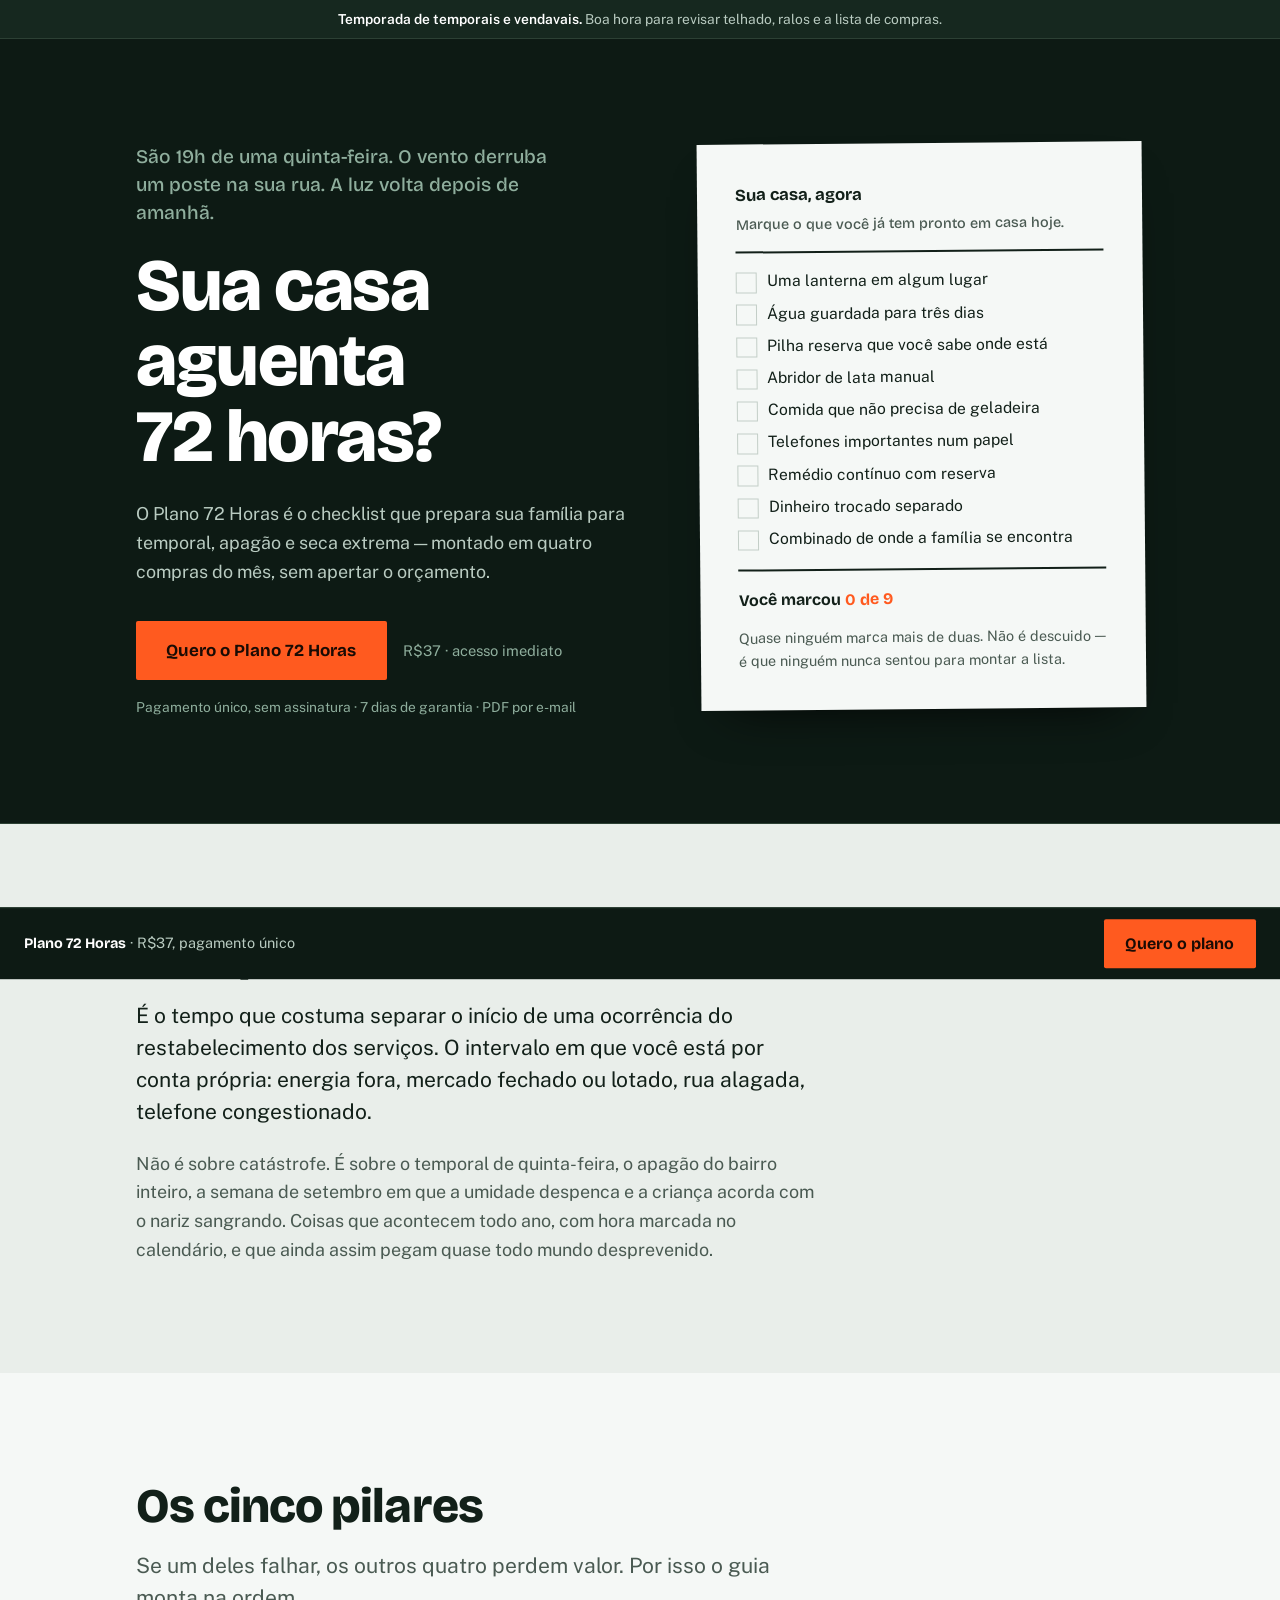
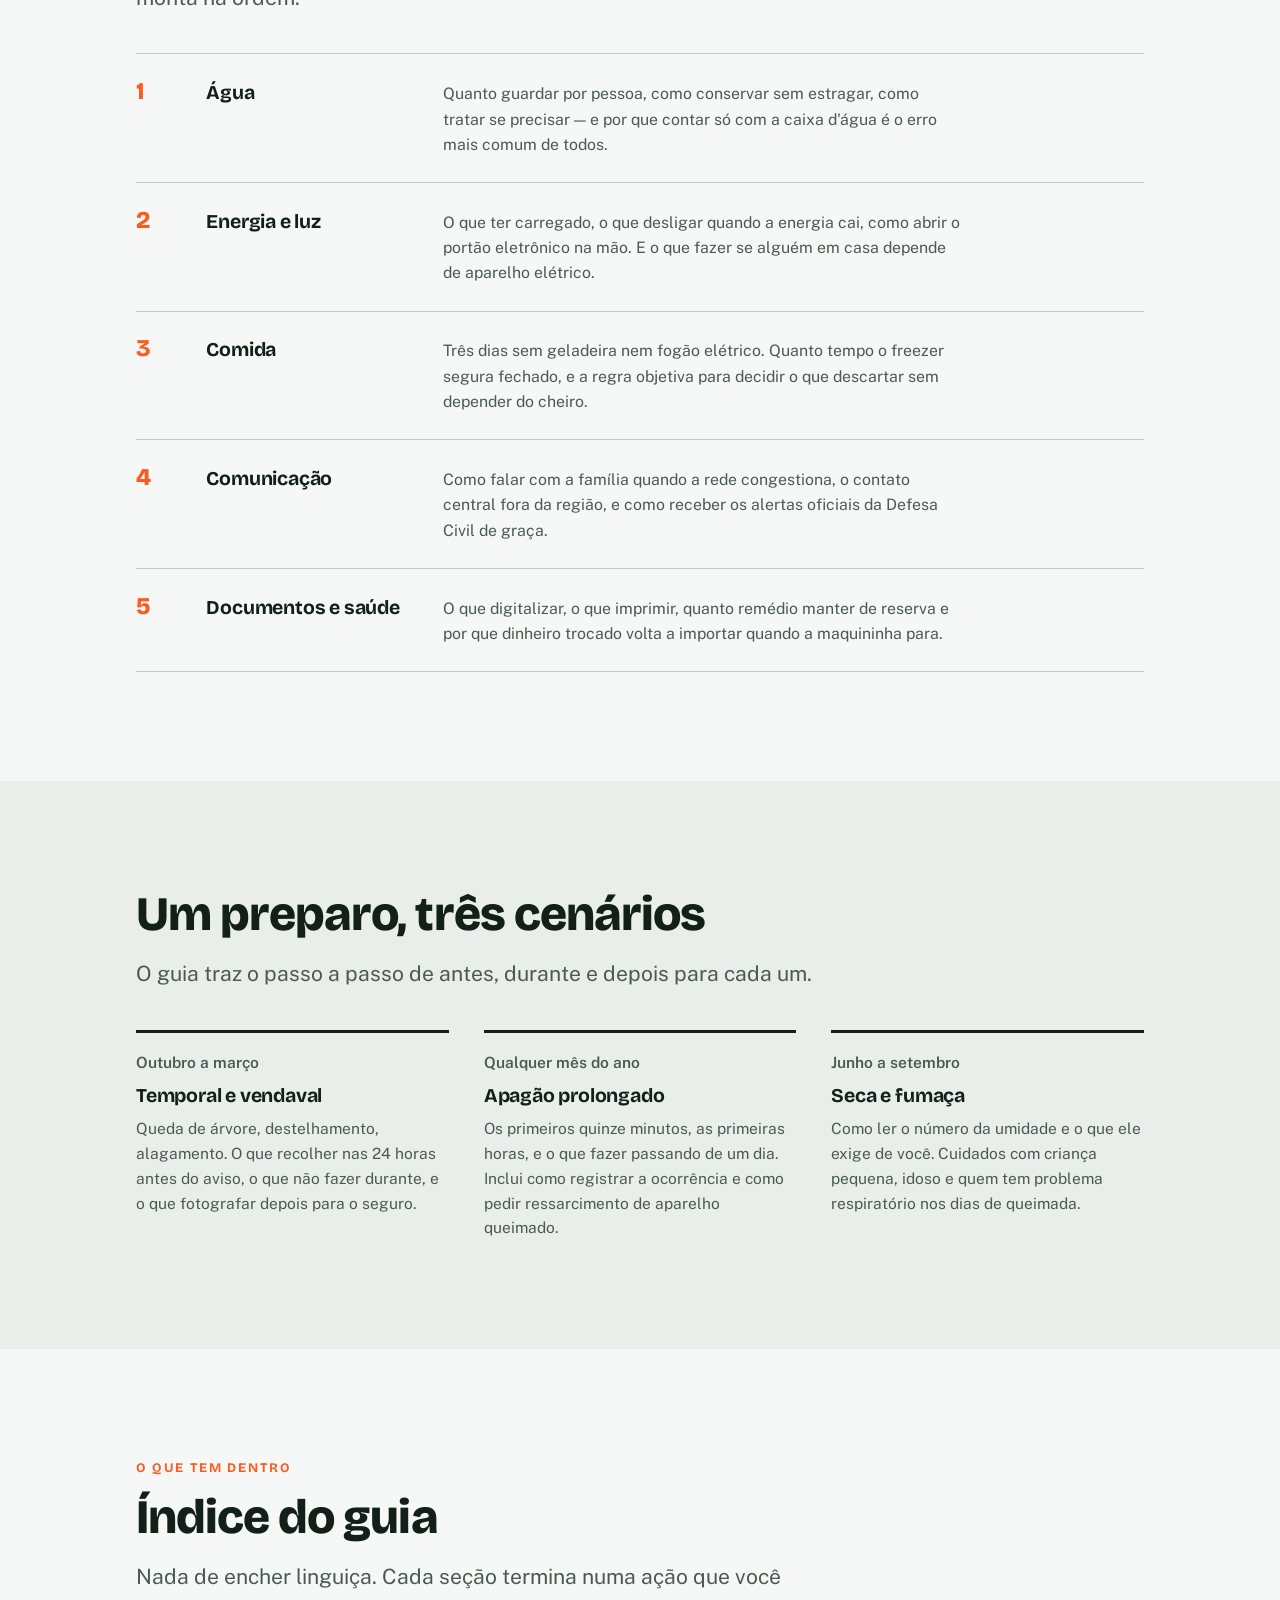
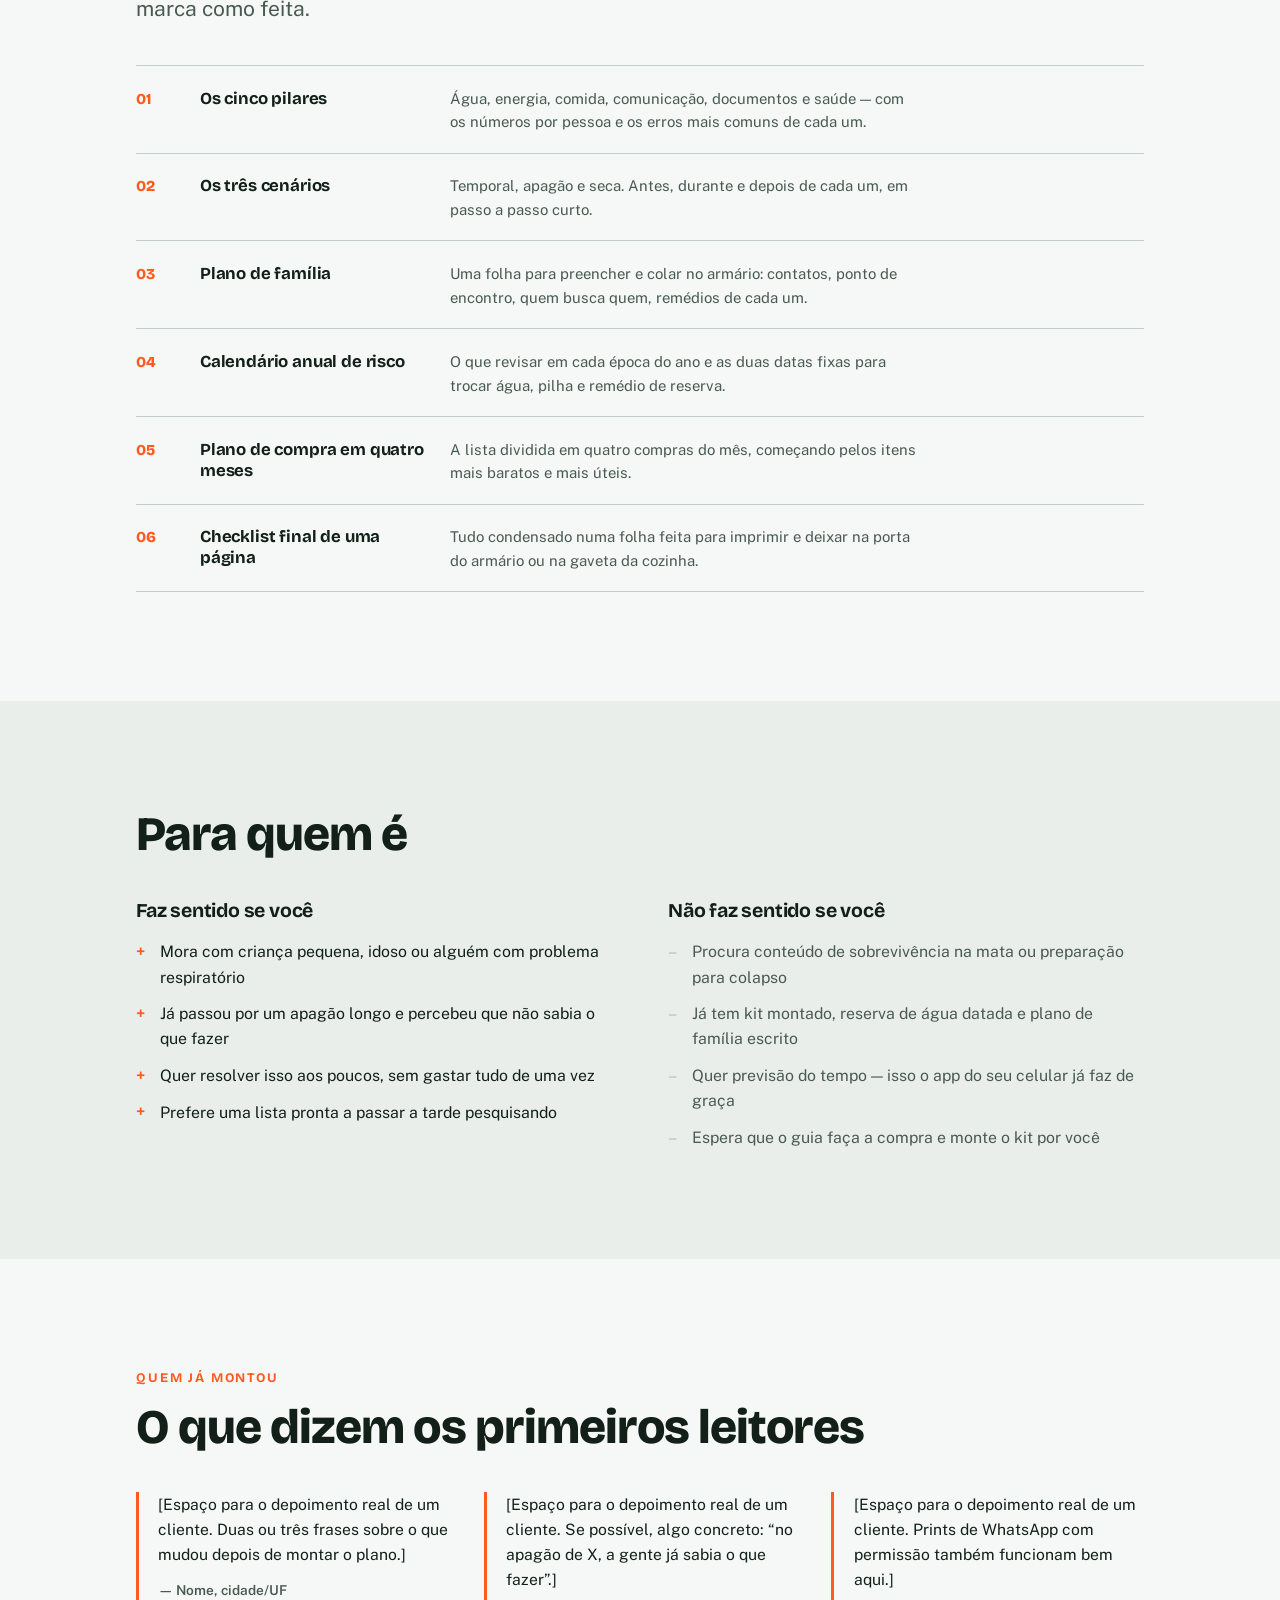
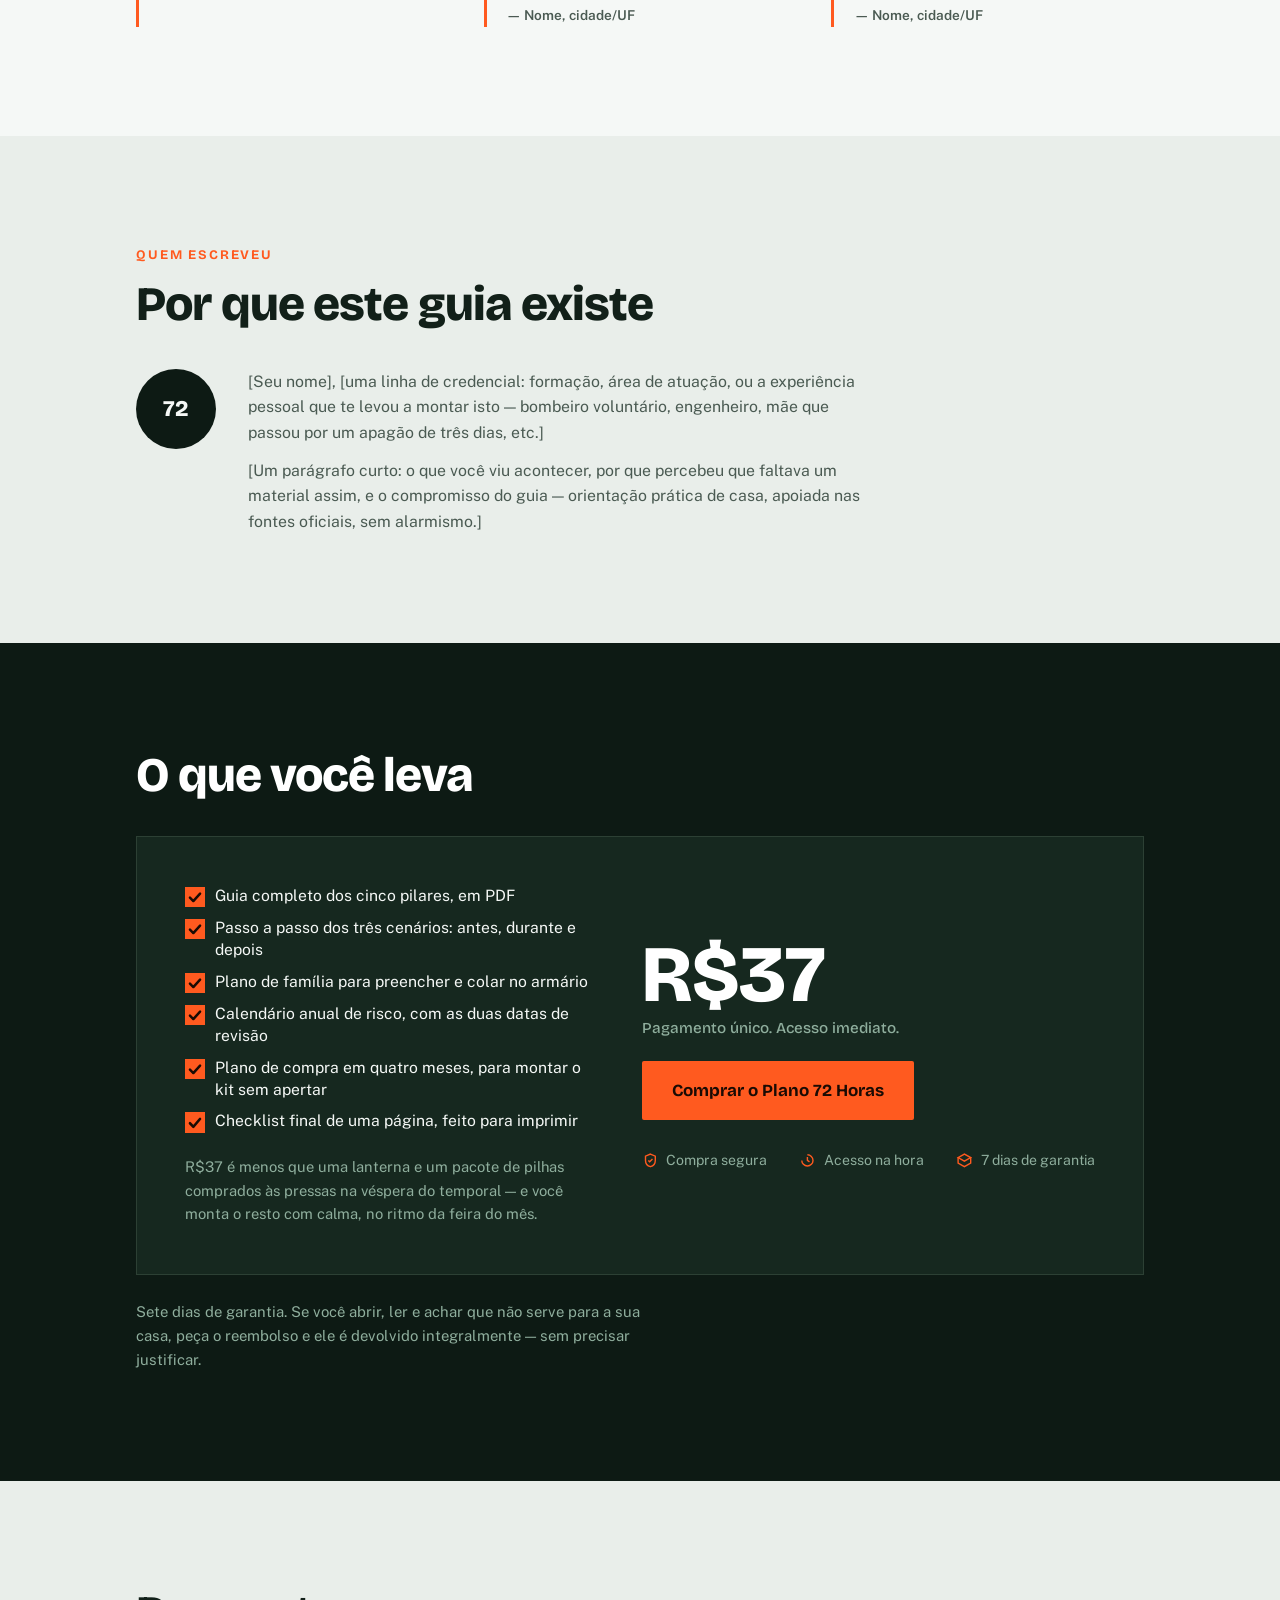
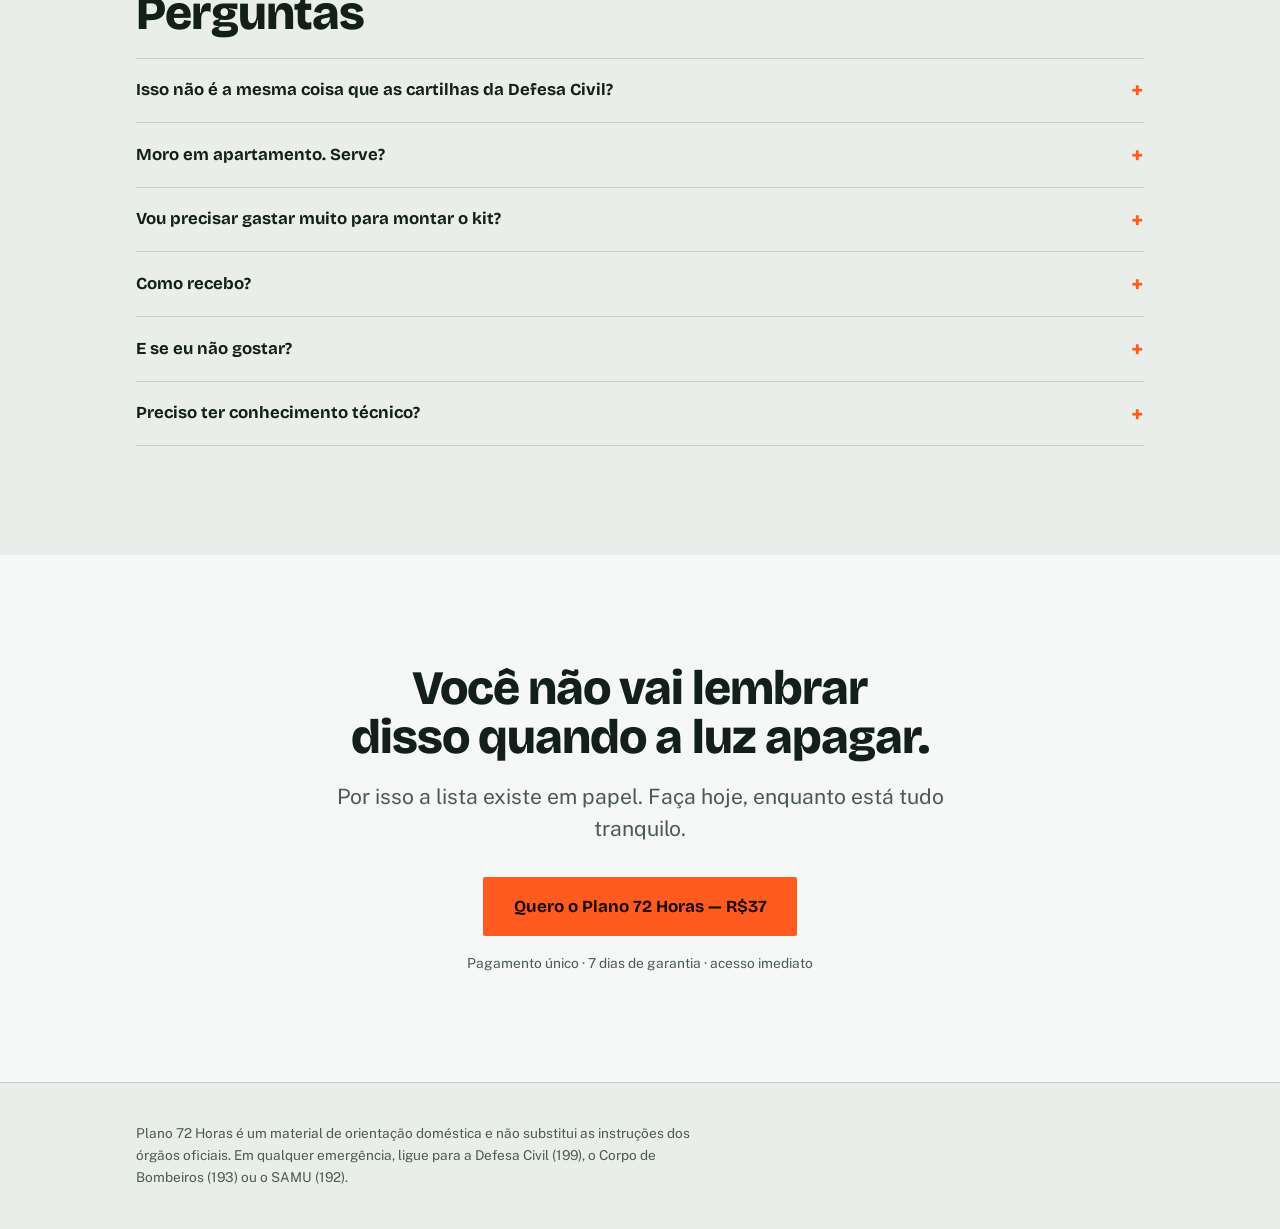
<file: index.html>
<!DOCTYPE html>
<html lang="pt-BR">
<head>
<meta charset="UTF-8">
<meta name="viewport" content="width=device-width, initial-scale=1.0">
<title>Plano 72 Horas — sua casa preparada para temporal, apagão e seca</title>
<meta name="description" content="O checklist que prepara sua família para os três dias em que você fica por conta própria. Água, energia, comida, comunicação e documentos. R$37, acesso imediato.">

<!-- compartilhamento — coloque uma imagem 1200x630 em imagens/og.jpg e ajuste a URL -->
<meta property="og:type" content="website">
<meta property="og:title" content="Sua casa aguenta 72 horas?">
<meta property="og:description" content="O checklist que prepara sua família para temporal, apagão e seca extrema — montado em quatro compras do mês.">
<meta property="og:image" content="imagens/og.jpg">
<meta property="og:locale" content="pt_BR">
<meta name="twitter:card" content="summary_large_image">

<link rel="preconnect" href="https://fonts.googleapis.com">
<link rel="preconnect" href="https://fonts.gstatic.com" crossorigin>
<link href="https://fonts.googleapis.com/css2?family=Bricolage+Grotesque:opsz,wght@12..96,500;12..96,700;12..96,800&family=Public+Sans:ital,wght@0,400;0,600;1,400&display=swap" rel="stylesheet">
<link rel="stylesheet" href="style.css">
</head>
<body>

<div class="season" id="season">
  <strong>Umidade baixa e queimada</strong> na maior parte do Brasil neste mês. Boa hora para montar o plano.
</div>

<header class="hero">
  <div class="wrap hero-grid">
    <div>
      <p class="scene">São 19h de uma quinta-feira. O vento derruba um poste na sua rua. A luz volta depois de amanhã.</p>
      <h1><span class="q">Sua casa</span><span class="q">aguenta 72 horas?</span></h1>
      <p class="hero-sub">O Plano 72 Horas é o checklist que prepara sua família para temporal, apagão e seca extrema — montado em quatro compras do mês, sem apertar o orçamento.</p>
      <div class="cta-row">
        <a class="btn" href="#comprar">Quero o Plano 72 Horas</a>
        <span class="btn-note">R$37 · acesso imediato</span>
      </div>
      <p class="hero-reassure">Pagamento único, sem assinatura · 7 dias de garantia · PDF por e-mail</p>
    </div>

    <div class="card-list">
      <p class="cap">Sua casa, agora<span>Marque o que você já tem pronto em casa hoje.</span></p>
      <ul class="check" id="selfcheck">
        <li><button type="button" aria-pressed="false">Uma lanterna em algum lugar</button></li>
        <li><button type="button" aria-pressed="false">Água guardada para três dias</button></li>
        <li><button type="button" aria-pressed="false">Pilha reserva que você sabe onde está</button></li>
        <li><button type="button" aria-pressed="false">Abridor de lata manual</button></li>
        <li><button type="button" aria-pressed="false">Comida que não precisa de geladeira</button></li>
        <li><button type="button" aria-pressed="false">Telefones importantes num papel</button></li>
        <li><button type="button" aria-pressed="false">Remédio contínuo com reserva</button></li>
        <li><button type="button" aria-pressed="false">Dinheiro trocado separado</button></li>
        <li><button type="button" aria-pressed="false">Combinado de onde a família se encontra</button></li>
      </ul>
      <p class="tally">Você marcou <strong><span id="tallyNum">0</span> de 9</strong></p>
      <p class="card-foot" id="cardFoot">Quase ninguém marca mais de duas. Não é descuido — é que ninguém nunca sentou para montar a lista.</p>
    </div>
  </div>
</header>

<section>
  <div class="wrap">
    <h2 data-reveal>Por que 72 horas</h2>
    <p class="lede" data-reveal>É o tempo que costuma separar o início de uma ocorrência do restabelecimento dos serviços. O intervalo em que você está por conta própria: energia fora, mercado fechado ou lotado, rua alagada, telefone congestionado.</p>
    <p style="margin-top:1.4rem" class="muted" data-reveal>Não é sobre catástrofe. É sobre o temporal de quinta-feira, o apagão do bairro inteiro, a semana de setembro em que a umidade despenca e a criança acorda com o nariz sangrando. Coisas que acontecem todo ano, com hora marcada no calendário, e que ainda assim pegam quase todo mundo desprevenido.</p>
  </div>
</section>

<section style="background:var(--paper-pure)">
  <div class="wrap">
    <h2 data-reveal>Os cinco pilares</h2>
    <p class="lede muted" data-reveal>Se um deles falhar, os outros quatro perdem valor. Por isso o guia monta na ordem.</p>

    <div class="pillars" data-reveal>
      <div class="pillar">
        <span class="num">1</span>
        <h3>Água</h3>
        <p>Quanto guardar por pessoa, como conservar sem estragar, como tratar se precisar — e por que contar só com a caixa d'água é o erro mais comum de todos.</p>
      </div>
      <div class="pillar">
        <span class="num">2</span>
        <h3>Energia e luz</h3>
        <p>O que ter carregado, o que desligar quando a energia cai, como abrir o portão eletrônico na mão. E o que fazer se alguém em casa depende de aparelho elétrico.</p>
      </div>
      <div class="pillar">
        <span class="num">3</span>
        <h3>Comida</h3>
        <p>Três dias sem geladeira nem fogão elétrico. Quanto tempo o freezer segura fechado, e a regra objetiva para decidir o que descartar sem depender do cheiro.</p>
      </div>
      <div class="pillar">
        <span class="num">4</span>
        <h3>Comunicação</h3>
        <p>Como falar com a família quando a rede congestiona, o contato central fora da região, e como receber os alertas oficiais da Defesa Civil de graça.</p>
      </div>
      <div class="pillar">
        <span class="num">5</span>
        <h3>Documentos e saúde</h3>
        <p>O que digitalizar, o que imprimir, quanto remédio manter de reserva e por que dinheiro trocado volta a importar quando a maquininha para.</p>
      </div>
    </div>
  </div>
</section>

<section>
  <div class="wrap">
    <h2 data-reveal>Um preparo, três cenários</h2>
    <p class="lede muted" data-reveal>O guia traz o passo a passo de antes, durante e depois para cada um.</p>

    <div class="scenarios" data-reveal>
      <div class="scen">
        <p class="when">Outubro a março</p>
        <h3>Temporal e vendaval</h3>
        <p>Queda de árvore, destelhamento, alagamento. O que recolher nas 24 horas antes do aviso, o que não fazer durante, e o que fotografar depois para o seguro.</p>
      </div>
      <div class="scen">
        <p class="when">Qualquer mês do ano</p>
        <h3>Apagão prolongado</h3>
        <p>Os primeiros quinze minutos, as primeiras horas, e o que fazer passando de um dia. Inclui como registrar a ocorrência e como pedir ressarcimento de aparelho queimado.</p>
      </div>
      <div class="scen">
        <p class="when">Junho a setembro</p>
        <h3>Seca e fumaça</h3>
        <p>Como ler o número da umidade e o que ele exige de você. Cuidados com criança pequena, idoso e quem tem problema respiratório nos dias de queimada.</p>
      </div>
    </div>
  </div>
</section>

<section style="background:var(--paper-pure)">
  <div class="wrap">
    <p class="eyebrow" data-reveal>O que tem dentro</p>
    <h2 data-reveal>Índice do guia</h2>
    <p class="lede muted" data-reveal>Nada de encher linguiça. Cada seção termina numa ação que você marca como feita.</p>

    <div class="inside" data-reveal>
      <div class="inside-row">
        <span class="n">01</span>
        <h3>Os cinco pilares</h3>
        <p>Água, energia, comida, comunicação, documentos e saúde — com os números por pessoa e os erros mais comuns de cada um.</p>
      </div>
      <div class="inside-row">
        <span class="n">02</span>
        <h3>Os três cenários</h3>
        <p>Temporal, apagão e seca. Antes, durante e depois de cada um, em passo a passo curto.</p>
      </div>
      <div class="inside-row">
        <span class="n">03</span>
        <h3>Plano de família</h3>
        <p>Uma folha para preencher e colar no armário: contatos, ponto de encontro, quem busca quem, remédios de cada um.</p>
      </div>
      <div class="inside-row">
        <span class="n">04</span>
        <h3>Calendário anual de risco</h3>
        <p>O que revisar em cada época do ano e as duas datas fixas para trocar água, pilha e remédio de reserva.</p>
      </div>
      <div class="inside-row">
        <span class="n">05</span>
        <h3>Plano de compra em quatro meses</h3>
        <p>A lista dividida em quatro compras do mês, começando pelos itens mais baratos e mais úteis.</p>
      </div>
      <div class="inside-row">
        <span class="n">06</span>
        <h3>Checklist final de uma página</h3>
        <p>Tudo condensado numa folha feita para imprimir e deixar na porta do armário ou na gaveta da cozinha.</p>
      </div>
    </div>
  </div>
</section>

<section>
  <div class="wrap">
    <h2 data-reveal>Para quem é</h2>
    <div class="fit" data-reveal>
      <div>
        <h3>Faz sentido se você</h3>
        <ul class="yes">
          <li>Mora com criança pequena, idoso ou alguém com problema respiratório</li>
          <li>Já passou por um apagão longo e percebeu que não sabia o que fazer</li>
          <li>Quer resolver isso aos poucos, sem gastar tudo de uma vez</li>
          <li>Prefere uma lista pronta a passar a tarde pesquisando</li>
        </ul>
      </div>
      <div>
        <h3>Não faz sentido se você</h3>
        <ul class="no">
          <li>Procura conteúdo de sobrevivência na mata ou preparação para colapso</li>
          <li>Já tem kit montado, reserva de água datada e plano de família escrito</li>
          <li>Quer previsão do tempo — isso o app do seu celular já faz de graça</li>
          <li>Espera que o guia faça a compra e monte o kit por você</li>
        </ul>
      </div>
    </div>
  </div>
</section>

<!--
  ================================================================
  DEPOIMENTOS — substitua pelos comentários REAIS dos seus
  primeiros leitores (com permissão). Não publique depoimento
  fictício: além de enganar, quebra as regras das plataformas de
  pagamento. Se ainda não tiver nenhum, apague esta seção inteira
  até ter — uma página sem prova converte melhor que uma com prova
  inventada.
  ================================================================
-->
<section style="background:var(--paper-pure)">
  <div class="wrap">
    <p class="eyebrow" data-reveal>Quem já montou</p>
    <h2 data-reveal>O que dizem os primeiros leitores</h2>
    <div class="quotes" data-reveal>
      <div class="quote">
        <p>[Espaço para o depoimento real de um cliente. Duas ou três frases sobre o que mudou depois de montar o plano.]</p>
        <p class="who">— Nome, cidade/UF</p>
      </div>
      <div class="quote">
        <p>[Espaço para o depoimento real de um cliente. Se possível, algo concreto: “no apagão de X, a gente já sabia o que fazer”.]</p>
        <p class="who">— Nome, cidade/UF</p>
      </div>
      <div class="quote">
        <p>[Espaço para o depoimento real de um cliente. Prints de WhatsApp com permissão também funcionam bem aqui.]</p>
        <p class="who">— Nome, cidade/UF</p>
      </div>
    </div>
  </div>
</section>

<!--
  ================================================================
  AUTOR — preencha com seus dados reais. A página inteira ganha
  credibilidade quando o leitor sabe quem escreveu e por quê.
  Para usar uma foto, troque a <div class="face"> por:
  <img class="face" src="imagens/autor.jpg" alt="Foto de [nome]">
  ================================================================
-->
<section>
  <div class="wrap">
    <p class="eyebrow" data-reveal>Quem escreveu</p>
    <h2 data-reveal>Por que este guia existe</h2>
    <div class="author" data-reveal>
      <div class="face" aria-hidden="true">72</div>
      <div>
        <p>[Seu nome], [uma linha de credencial: formação, área de atuação, ou a experiência pessoal que te levou a montar isto — bombeiro voluntário, engenheiro, mãe que passou por um apagão de três dias, etc.]</p>
        <p>[Um parágrafo curto: o que você viu acontecer, por que percebeu que faltava um material assim, e o compromisso do guia — orientação prática de casa, apoiada nas fontes oficiais, sem alarmismo.]</p>
      </div>
    </div>
  </div>
</section>

<section class="price-sec" id="comprar">
  <div class="wrap">
    <h2 data-reveal>O que você leva</h2>
    <div class="price-box" data-reveal>
      <div>
        <ul class="check">
          <li class="static on">Guia completo dos cinco pilares, em PDF</li>
          <li class="static on">Passo a passo dos três cenários: antes, durante e depois</li>
          <li class="static on">Plano de família para preencher e colar no armário</li>
          <li class="static on">Calendário anual de risco, com as duas datas de revisão</li>
          <li class="static on">Plano de compra em quatro meses, para montar o kit sem apertar</li>
          <li class="static on">Checklist final de uma página, feito para imprimir</li>
        </ul>
        <p class="anchor-note">R$37 é menos que uma lanterna e um pacote de pilhas comprados às pressas na véspera do temporal — e você monta o resto com calma, no ritmo da feira do mês.</p>
      </div>
      <div>
        <p class="price-tag">R$37<small>Pagamento único. Acesso imediato.</small></p>
        <a class="btn" href="#" style="margin-top:1.6rem" data-checkout>Comprar o Plano 72 Horas</a>
        <div class="trust">
          <span><svg viewBox="0 0 24 24"><path d="M12 3l7 3v6c0 4.5-3 7.8-7 9-4-1.2-7-4.5-7-9V6z"/><path d="M9 12l2 2 4-4"/></svg>Compra segura</span>
          <span><svg viewBox="0 0 24 24"><path d="M4 12a8 8 0 1 0 8-8"/><path d="M12 7v5l3 2"/></svg>Acesso na hora</span>
          <span><svg viewBox="0 0 24 24"><path d="M3 8l9-5 9 5-9 5z"/><path d="M3 8v8l9 5 9-5V8"/></svg>7 dias de garantia</span>
        </div>
      </div>
    </div>
    <p class="guarantee">Sete dias de garantia. Se você abrir, ler e achar que não serve para a sua casa, peça o reembolso e ele é devolvido integralmente — sem precisar justificar.</p>
  </div>
</section>

<section>
  <div class="wrap">
    <h2 data-reveal>Perguntas</h2>
    <details>
      <summary>Isso não é a mesma coisa que as cartilhas da Defesa Civil?</summary>
      <p>As cartilhas oficiais são boas e são gratuitas — o guia inclusive aponta para elas. A diferença é que estão espalhadas por vários órgãos, cada uma trata de um tema, e nenhuma vira uma lista de compras com prazo. O Plano 72 Horas reúne tudo numa sequência que você consegue executar em quatro meses.</p>
    </details>
    <details>
      <summary>Moro em apartamento. Serve?</summary>
      <p>Serve, e há partes escritas especificamente para isso: bomba d'água parada, elevador, portão eletrônico e o que combinar com a portaria e o síndico antes do temporal.</p>
    </details>
    <details>
      <summary>Vou precisar gastar muito para montar o kit?</summary>
      <p>Não de uma vez. O guia divide o kit em quatro compras mensais, começando pelos itens mais baratos e mais úteis. Boa parte do que ele pede você provavelmente já tem em casa, só não está no mesmo lugar nem com data de troca marcada.</p>
    </details>
    <details>
      <summary>Como recebo?</summary>
      <p>Por e-mail, logo após a confirmação do pagamento. É um PDF: você lê no celular e imprime a última página.</p>
    </details>
    <details>
      <summary>E se eu não gostar?</summary>
      <p>Você tem sete dias para pedir o reembolso. Basta responder o e-mail de compra; a devolução é integral e não pedimos justificativa.</p>
    </details>
    <details>
      <summary>Preciso ter conhecimento técnico?</summary>
      <p>Não. O guia é escrito para quem nunca parou para pensar nisso. Cada instrução é uma frase curta e uma ação — comprar, guardar, anotar, combinar.</p>
    </details>
  </div>
</section>

<section class="close" style="background:var(--paper-pure)">
  <div class="wrap">
    <h2 data-reveal>Você não vai lembrar disso quando a luz apagar.</h2>
    <p class="lede muted" style="margin-top:1.2rem" data-reveal>Por isso a lista existe em papel. Faça hoje, enquanto está tudo tranquilo.</p>
    <a class="btn" href="#" style="margin-top:2rem" data-checkout>Quero o Plano 72 Horas — R$37</a>
    <p class="hero-reassure" style="color:var(--ink-soft);margin-top:1rem">Pagamento único · 7 dias de garantia · acesso imediato</p>
  </div>
</section>

<footer>
  <div class="wrap">
    <p>Plano 72 Horas é um material de orientação doméstica e não substitui as instruções dos órgãos oficiais. Em qualquer emergência, ligue para a Defesa Civil (199), o Corpo de Bombeiros (193) ou o SAMU (192).</p>
  </div>
</footer>

<div class="sticky-cta" id="stickyCta" aria-hidden="true">
  <span class="sc-text"><strong>Plano 72 Horas</strong><span class="sc-long"> · R$37, pagamento único</span></span>
  <a class="btn" href="#comprar">Quero o plano</a>
</div>

<script src="script.js"></script>
</body>
</html>
</file>
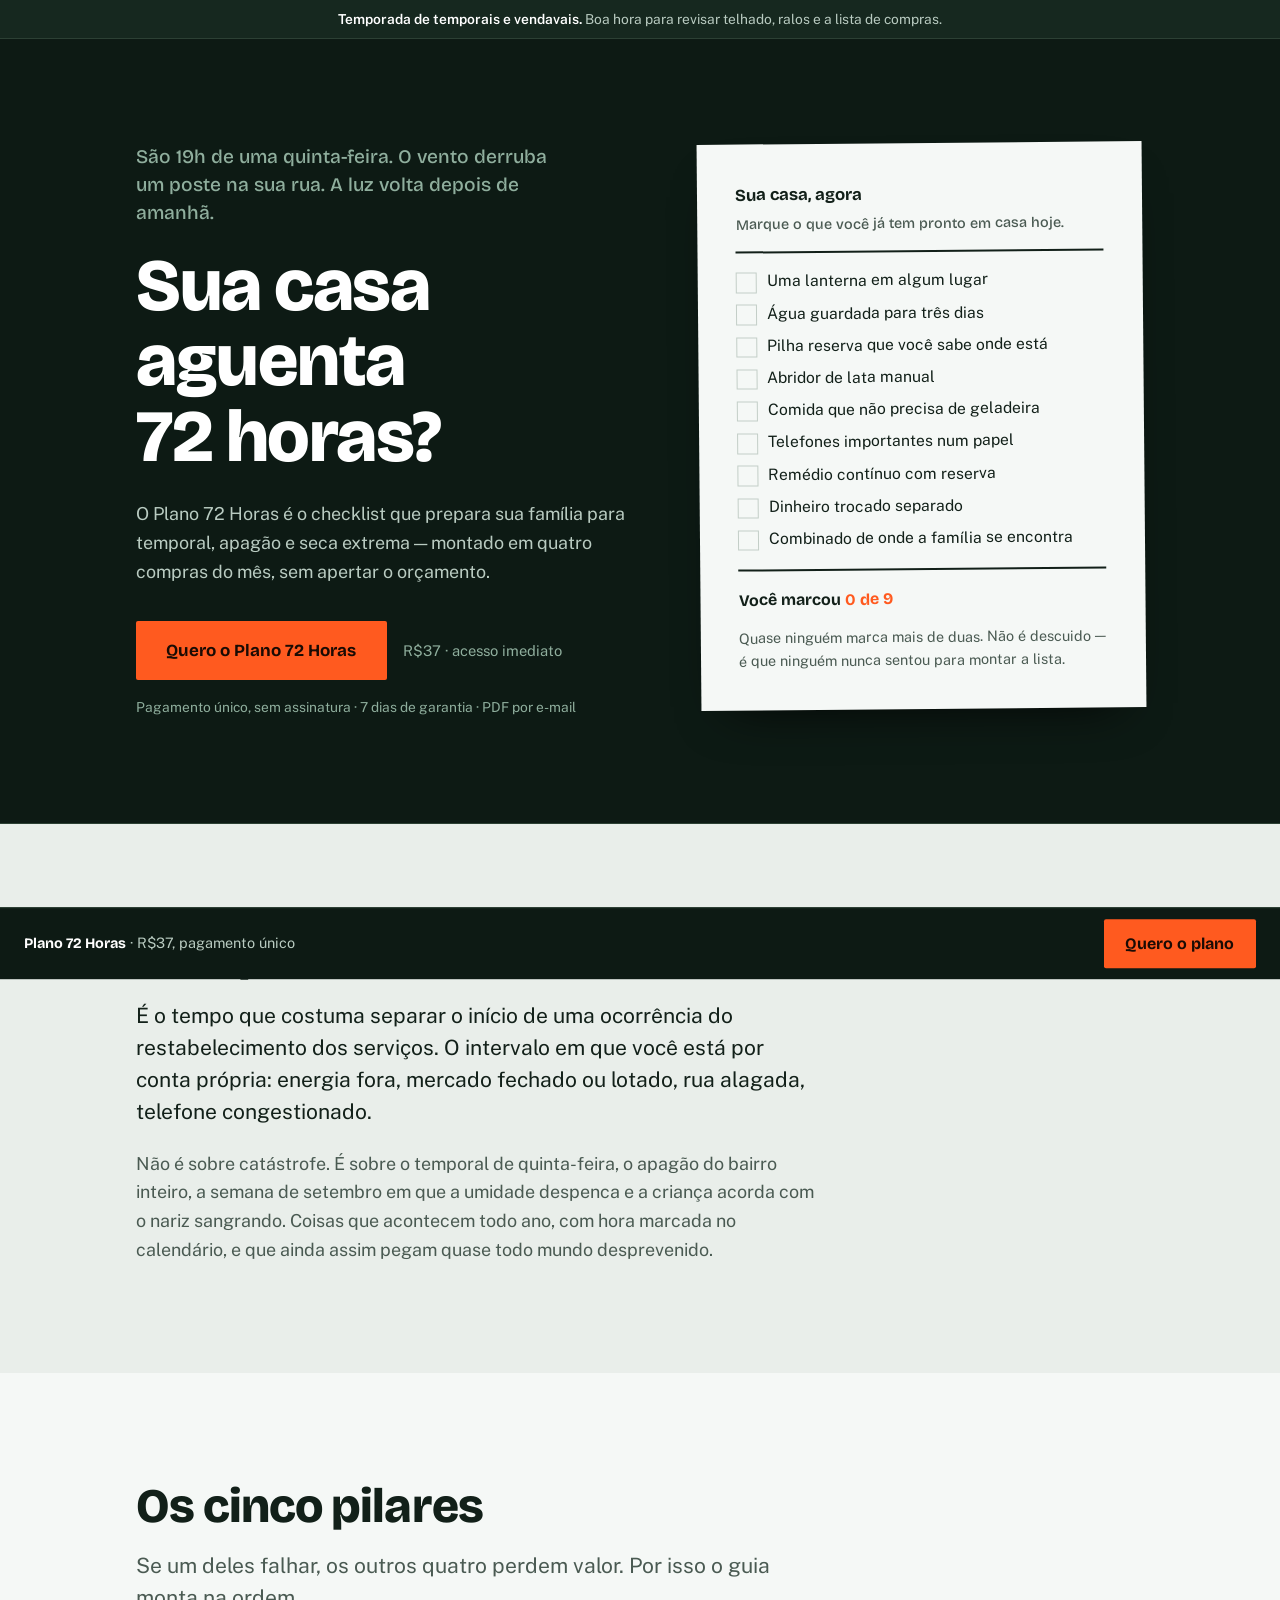
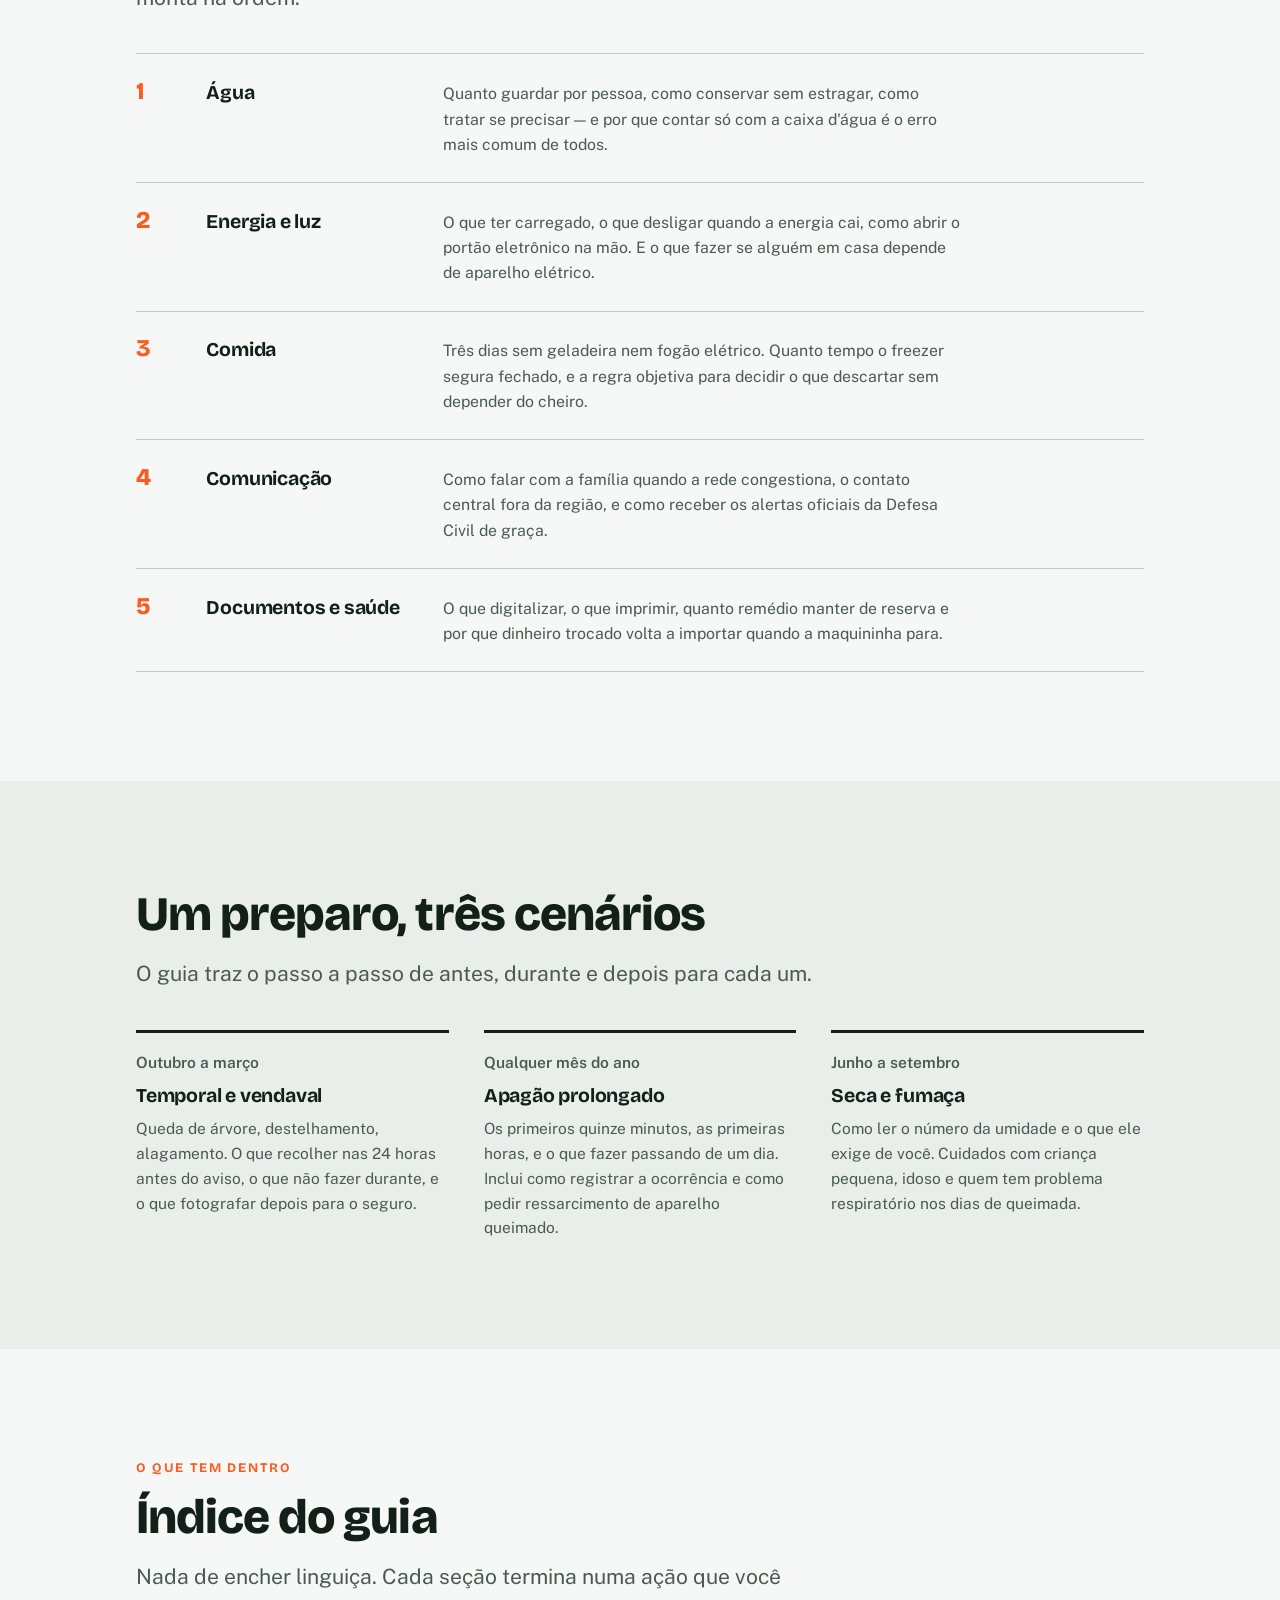
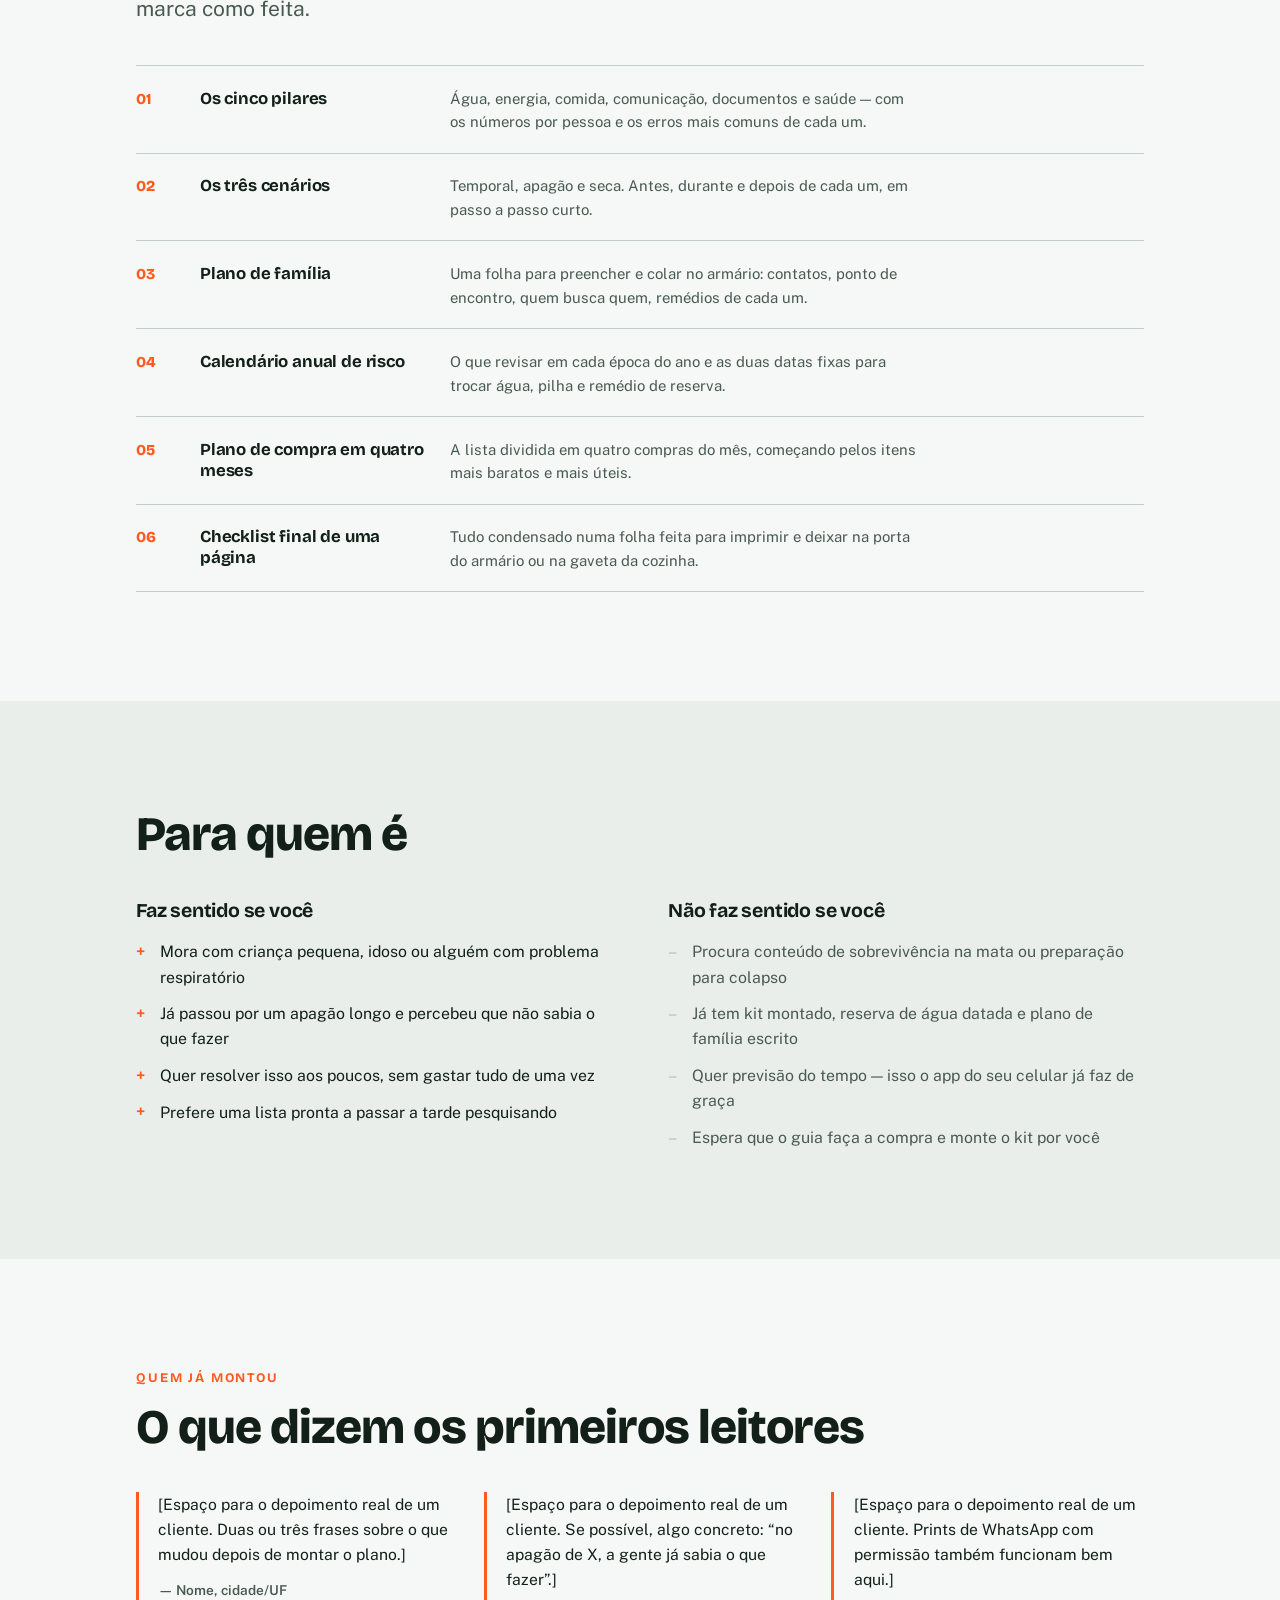
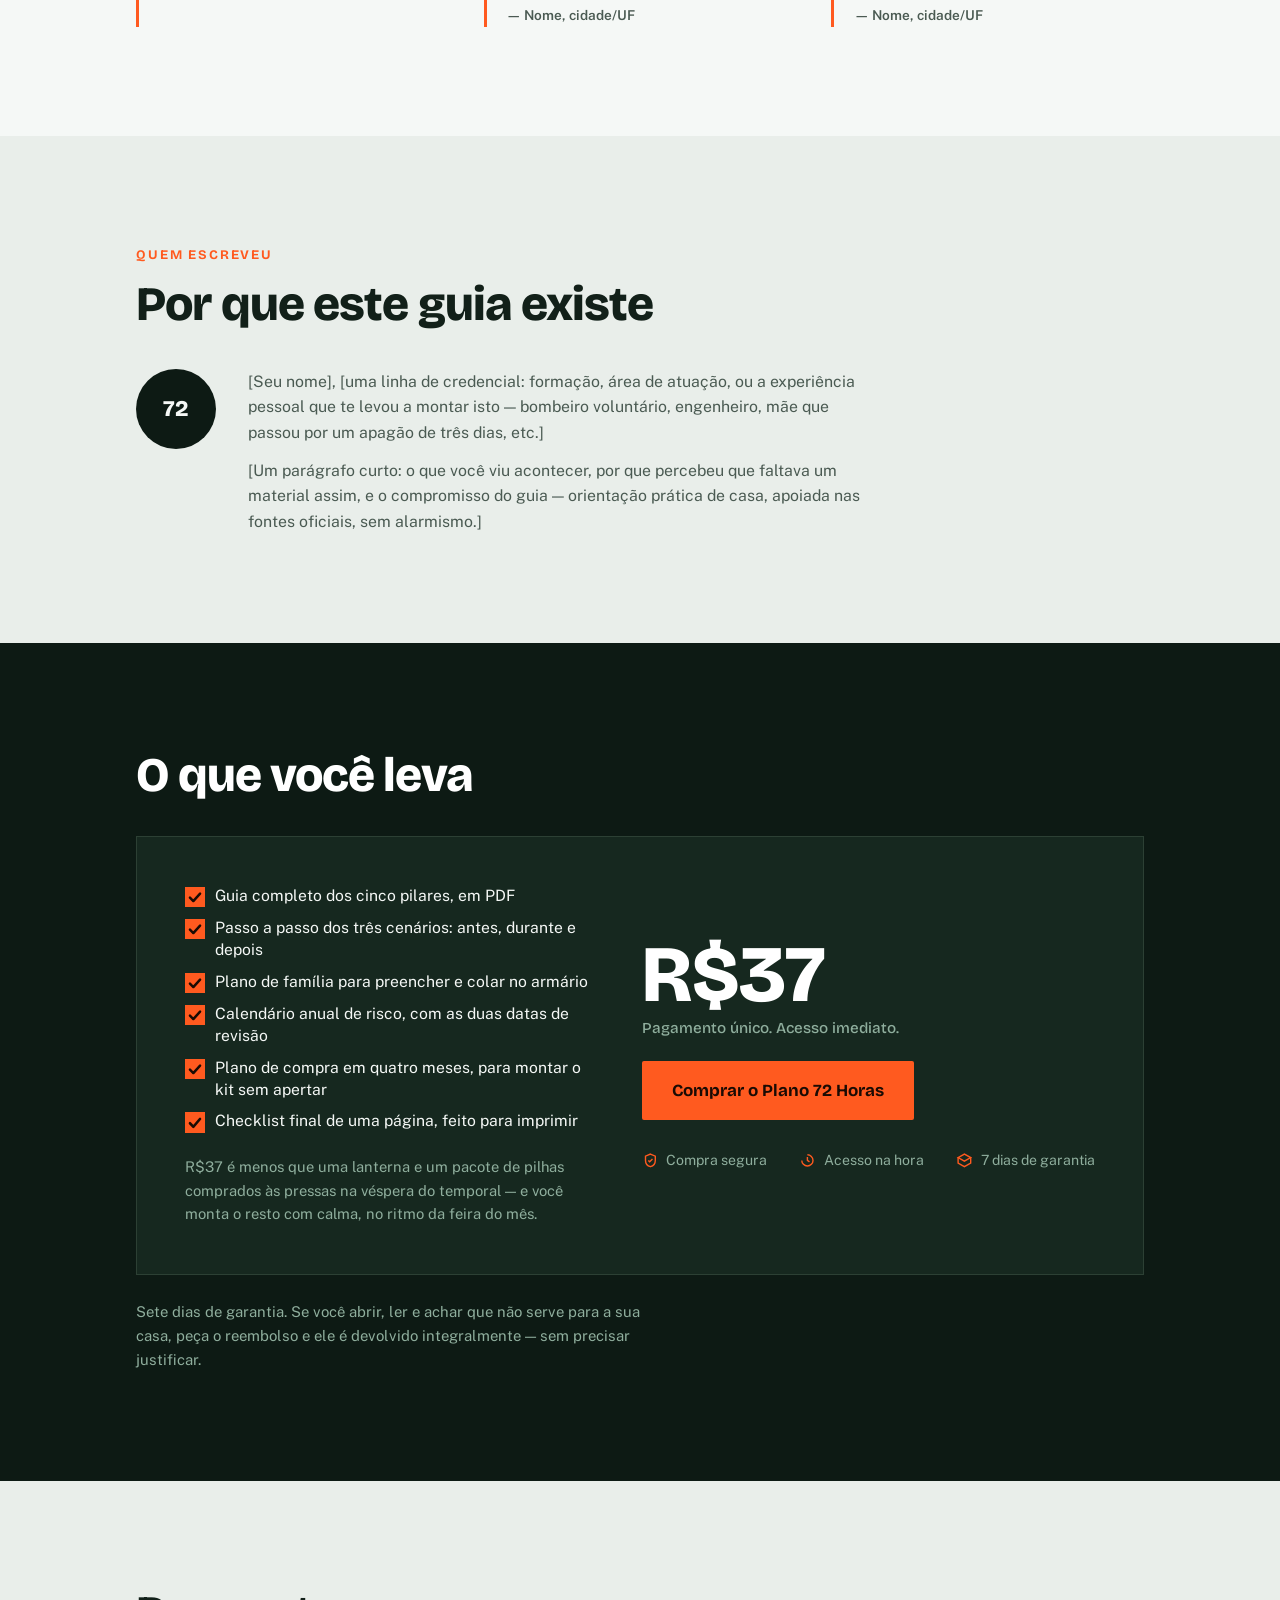
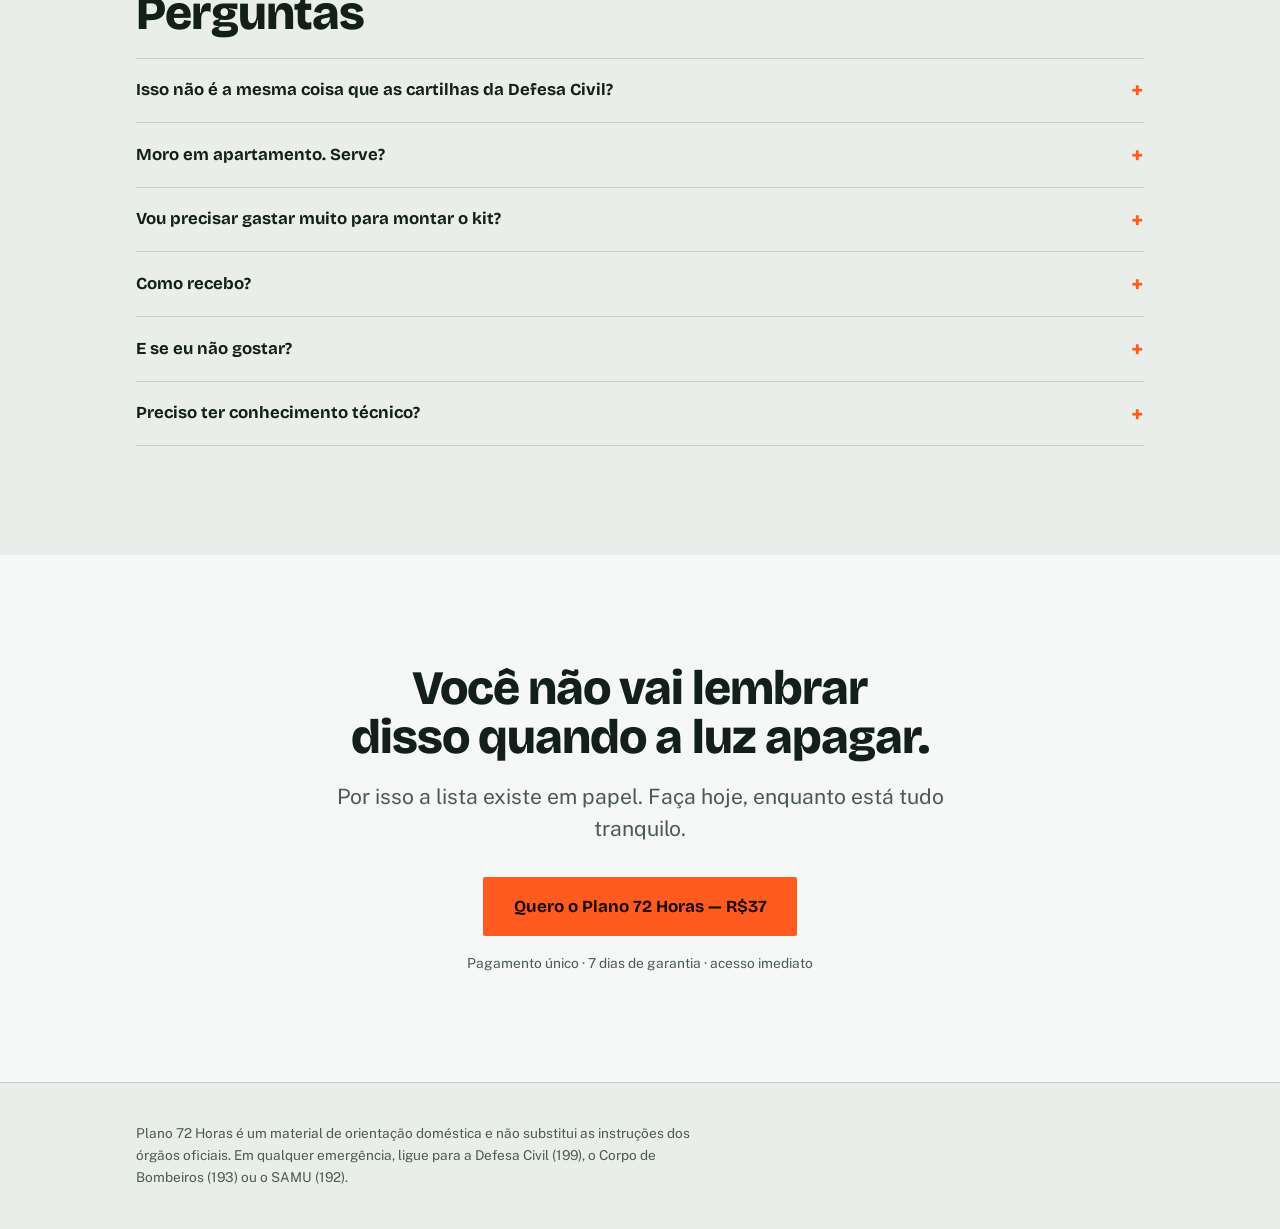
<file: plano-72-horas.html>
<!DOCTYPE html>
<html lang="pt-BR">
<head>
<meta charset="UTF-8">
<meta name="viewport" content="width=device-width, initial-scale=1.0">
<title>Plano 72 Horas — sua casa preparada para temporal, apagão e seca</title>
<meta name="description" content="O checklist que prepara sua família para os três dias em que você fica por conta própria. Água, energia, comida, comunicação e documentos. R$37, acesso imediato.">

<!-- compartilhamento (troque a URL da imagem por uma sua, 1200x630) -->
<meta property="og:type" content="website">
<meta property="og:title" content="Sua casa aguenta 72 horas?">
<meta property="og:description" content="O checklist que prepara sua família para temporal, apagão e seca extrema — montado em quatro compras do mês.">
<meta property="og:locale" content="pt_BR">
<meta name="twitter:card" content="summary_large_image">

<link rel="preconnect" href="https://fonts.googleapis.com">
<link rel="preconnect" href="https://fonts.gstatic.com" crossorigin>
<link href="https://fonts.googleapis.com/css2?family=Bricolage+Grotesque:opsz,wght@12..96,500;12..96,700;12..96,800&family=Public+Sans:ital,wght@0,400;0,600;1,400&display=swap" rel="stylesheet">
<style>
:root{
  --ink:#122019;
  --ink-soft:#4a5a52;
  --paper:#e9eeea;
  --paper-pure:#f5f8f6;
  --night:#0d1a14;
  --night-2:#16281f;
  --mark:#ff5a1f;
  --line:#c3cec7;
  --line-dark:#2c4034;
  --wrap:66rem;
}
*{box-sizing:border-box;margin:0;padding:0}
html{scroll-behavior:smooth}
body{
  background:var(--paper);
  color:var(--ink);
  font-family:'Public Sans',system-ui,sans-serif;
  font-size:clamp(1rem,.96rem + .2vw,1.125rem);
  line-height:1.6;
  -webkit-font-smoothing:antialiased;
}
h1,h2,h3,.display{font-family:'Bricolage Grotesque',system-ui,sans-serif;line-height:1.02;letter-spacing:-.02em;font-weight:800}
h1{font-size:clamp(2.3rem,1.4rem + 4.2vw,4.6rem)}
h2{font-size:clamp(1.8rem,1.3rem + 2.2vw,3rem);margin-bottom:1.2rem}
h3{font-size:1.22rem;font-weight:700;letter-spacing:-.01em;line-height:1.25}
p{max-width:62ch}
a{color:inherit}
.wrap{width:100%;max-width:var(--wrap);margin-inline:auto;padding-inline:1.5rem}
section{padding-block:clamp(3.5rem,2rem + 6vw,7rem)}

/* ---------- seasonal ribbon ---------- */
.season{
  background:var(--night-2);color:#b9cbc1;
  border-bottom:1px solid var(--line-dark);
  font-size:.86rem;line-height:1.4;text-align:center;
  padding:.6rem 1.5rem;
}
.season strong{color:#fff;font-weight:600}

/* ---------- hero ---------- */
.hero{
  background:var(--night);
  color:var(--paper-pure);
  padding-block:clamp(3rem,1.5rem + 7vw,6.5rem);
  border-bottom:1px solid var(--line-dark);
}
.hero-grid{display:grid;gap:clamp(2.5rem,1rem + 5vw,4.5rem);grid-template-columns:1fr}
@media(min-width:60rem){.hero-grid{grid-template-columns:1.05fr .95fr;align-items:start}}
.scene{
  font-family:'Bricolage Grotesque',sans-serif;
  font-weight:500;font-size:clamp(1rem,.9rem + .5vw,1.2rem);
  color:#8fae9d;margin-bottom:1.4rem;line-height:1.45;max-width:34ch;
}
.hero h1{color:#fff;text-wrap:balance}
.hero h1 .q{display:block}
.hero-sub{margin-top:1.6rem;color:#b9cbc1;max-width:46ch}
.cta-row{margin-top:2.2rem;display:flex;flex-wrap:wrap;gap:1rem;align-items:center}
.btn{
  display:inline-block;background:var(--mark);color:#1a0b04;
  font-family:'Bricolage Grotesque',sans-serif;font-weight:700;font-size:1.06rem;
  padding:1rem 1.9rem;border:none;border-radius:2px;text-decoration:none;
  transition:background .15s ease;cursor:pointer;
}
.btn:hover,.btn:focus-visible{background:#ff7440}
.btn-note{font-size:.92rem;color:#8fae9d}
.hero-reassure{margin-top:1rem;font-size:.86rem;color:#8fae9d}

/* ---------- the list object ---------- */
.card-list{
  background:var(--paper-pure);color:var(--ink);
  padding:clamp(1.6rem,1rem + 2vw,2.4rem);
  box-shadow:0 24px 50px -28px rgba(0,0,0,.85);
  transform:rotate(-.5deg);
}
.card-list .cap{
  font-family:'Bricolage Grotesque',sans-serif;font-weight:700;
  font-size:1.05rem;padding-bottom:.9rem;margin-bottom:1.1rem;
  border-bottom:2px solid var(--ink);
}
.card-list .cap span{display:block;font-weight:500;font-size:.9rem;color:var(--ink-soft);margin-top:.25rem}
ul.check{list-style:none;display:grid;gap:.62rem}
ul.check li{font-size:.98rem;line-height:1.4}
ul.check li.static{display:grid;grid-template-columns:1.15rem 1fr;gap:.75rem;align-items:start}
ul.check li.static::before{
  content:"";width:1.15rem;height:1.15rem;margin-top:.12rem;
  border:1.5px solid var(--line);background:transparent;
}
ul.check li.static.on::before{
  border-color:var(--mark);background:var(--mark);
  background-image:url("data:image/svg+xml,%3Csvg xmlns='http://www.w3.org/2000/svg' viewBox='0 0 16 16'%3E%3Cpath d='M3.5 8.6l3 3 6-6.6' fill='none' stroke='%231a0b04' stroke-width='2.2' stroke-linecap='round' stroke-linejoin='round'/%3E%3C/svg%3E");
  background-size:100%;
}
/* interactive self-check */
ul.check li button{
  width:100%;text-align:left;background:none;border:0;cursor:pointer;font:inherit;color:inherit;
  display:grid;grid-template-columns:1.15rem 1fr;gap:.75rem;align-items:start;
  padding:.18rem .2rem;margin:-.18rem -.2rem;border-radius:2px;
}
ul.check li button::before{
  content:"";width:1.15rem;height:1.15rem;margin-top:.12rem;
  border:1.5px solid var(--line);background:transparent;transition:background .12s ease,border-color .12s ease;
}
ul.check li button:hover::before{border-color:var(--mark)}
ul.check li button[aria-pressed="true"]::before{
  border-color:var(--mark);background:var(--mark);
  background-image:url("data:image/svg+xml,%3Csvg xmlns='http://www.w3.org/2000/svg' viewBox='0 0 16 16'%3E%3Cpath d='M3.5 8.6l3 3 6-6.6' fill='none' stroke='%231a0b04' stroke-width='2.2' stroke-linecap='round' stroke-linejoin='round'/%3E%3C/svg%3E");
  background-size:100%;
}
ul.check li button[aria-pressed="true"]{color:var(--ink-soft)}
.tally{
  font-family:'Bricolage Grotesque',sans-serif;font-weight:700;font-size:1rem;
  margin-top:1.2rem;padding-top:1rem;border-top:2px solid var(--ink);
}
.tally strong{color:var(--mark)}
.card-foot{margin-top:.8rem;font-size:.9rem;color:var(--ink-soft)}

/* ---------- generic blocks ---------- */
.lede{font-size:clamp(1.1rem,1rem + .5vw,1.32rem);line-height:1.5;max-width:52ch}
.muted{color:var(--ink-soft)}
.rule{height:1px;background:var(--line);border:0}
.eyebrow{
  font-family:'Bricolage Grotesque',sans-serif;font-weight:700;
  font-size:.82rem;letter-spacing:.14em;text-transform:uppercase;
  color:var(--mark);margin-bottom:.9rem;
}

/* pillars */
.pillars{display:grid;gap:0;margin-top:2.5rem;border-top:1px solid var(--line)}
.pillar{
  display:grid;grid-template-columns:2.6rem 1fr;gap:1.4rem;
  padding-block:1.55rem;border-bottom:1px solid var(--line);align-items:start;
}
@media(min-width:48rem){.pillar{grid-template-columns:2.6rem 13rem 1fr;gap:1.8rem;align-items:baseline}}
.num{
  font-family:'Bricolage Grotesque',sans-serif;font-weight:800;
  font-size:1.5rem;color:var(--mark);line-height:1;
}
.pillar p{font-size:.99rem;color:var(--ink-soft);max-width:52ch}

/* scenarios */
.scenarios{display:grid;gap:1.6rem;margin-top:2.5rem}
@media(min-width:52rem){.scenarios{grid-template-columns:repeat(3,1fr);gap:2.2rem}}
.scen{border-top:3px solid var(--ink);padding-top:1.1rem}
.scen h3{margin-bottom:.5rem}
.scen p{font-size:.97rem;color:var(--ink-soft)}
.when{font-size:.85rem;color:var(--mark);font-weight:600;margin-bottom:.55rem}

/* inside / índice */
.inside{margin-top:2.5rem;border-top:1px solid var(--line)}
.inside-row{
  display:grid;grid-template-columns:2.4rem 1fr;gap:1.1rem;align-items:baseline;
  padding-block:1.15rem;border-bottom:1px solid var(--line);
}
@media(min-width:48rem){.inside-row{grid-template-columns:2.4rem 14rem 1fr;gap:1.6rem}}
.inside-row .n{font-family:'Bricolage Grotesque',sans-serif;font-weight:800;color:var(--mark);font-size:.95rem}
.inside-row h3{font-size:1.05rem}
.inside-row p{font-size:.93rem;color:var(--ink-soft);margin-top:.15rem;max-width:52ch}

/* fit */
.fit{display:grid;gap:2.4rem;margin-top:2.5rem}
@media(min-width:48rem){.fit{grid-template-columns:1fr 1fr;gap:3.5rem}}
.fit h3{margin-bottom:1rem}
.fit ul{list-style:none;display:grid;gap:.7rem}
.fit li{padding-left:1.5rem;position:relative;font-size:.99rem}
.fit li::before{position:absolute;left:0;top:-.02em;font-weight:700}
.yes li::before{content:"+";color:var(--mark)}
.no li{color:var(--ink-soft)}
.no li::before{content:"–";color:var(--line)}

/* proof / depoimentos */
.quotes{display:grid;gap:1.8rem;margin-top:2.5rem}
@media(min-width:52rem){.quotes{grid-template-columns:repeat(3,1fr);gap:2.2rem}}
.quote{border-left:3px solid var(--mark);padding-left:1.2rem}
.quote p{font-size:.98rem}
.quote .who{margin-top:.8rem;font-size:.85rem;color:var(--ink-soft);font-weight:600}

/* author */
.author{margin-top:2.5rem;display:grid;gap:1.4rem}
@media(min-width:44rem){.author{grid-template-columns:5rem 1fr;gap:2rem;align-items:start}}
.author .face{
  width:5rem;height:5rem;border-radius:50%;background:var(--night);
  display:grid;place-items:center;font-family:'Bricolage Grotesque',sans-serif;
  font-weight:800;color:var(--paper-pure);font-size:1.4rem;
}
.author p{font-size:.99rem;color:var(--ink-soft)}
.author p + p{margin-top:.8rem}

/* price */
.price-sec{background:var(--night);color:var(--paper-pure)}
.price-sec h2{color:#fff}
.price-box{
  margin-top:2.2rem;border:1px solid var(--line-dark);background:var(--night-2);
  padding:clamp(1.8rem,1.2rem + 2.5vw,3rem);display:grid;gap:2rem;
}
@media(min-width:48rem){.price-box{grid-template-columns:1fr auto;align-items:center;gap:3rem}}
.price-tag{font-family:'Bricolage Grotesque',sans-serif;font-weight:800;font-size:clamp(3rem,2rem + 5vw,5rem);color:#fff;line-height:.9}
.price-tag small{display:block;font-size:.95rem;font-weight:500;color:#8fae9d;margin-top:.7rem;letter-spacing:0}
.price-box ul.check li{color:var(--paper-pure)}
.price-box ul.check li.static::before{border-color:#3d5849}
.price-box ul.check li.static.on::before{border-color:var(--mark)}
.anchor-note{margin-top:1.4rem;font-size:.92rem;color:#8fae9d;max-width:52ch}
.trust{
  margin-top:1.8rem;display:flex;flex-wrap:wrap;gap:.9rem 2rem;
  font-size:.88rem;color:#8fae9d;
}
.trust span{display:flex;gap:.5rem;align-items:center}
.trust svg{width:1.05rem;height:1.05rem;flex-shrink:0;stroke:var(--mark);fill:none;stroke-width:2}
.guarantee{margin-top:1.6rem;font-size:.93rem;color:#8fae9d;max-width:56ch}

/* faq */
details{border-bottom:1px solid var(--line);padding-block:1.15rem}
details:first-of-type{border-top:1px solid var(--line)}
summary{
  cursor:pointer;font-family:'Bricolage Grotesque',sans-serif;font-weight:700;
  font-size:1.05rem;list-style:none;display:flex;justify-content:space-between;gap:1.5rem;align-items:center;
}
summary::-webkit-details-marker{display:none}
summary::after{content:"+";color:var(--mark);font-size:1.5rem;line-height:1;flex-shrink:0}
details[open] summary::after{content:"–"}
details p{margin-top:.8rem;color:var(--ink-soft);font-size:.99rem}

/* close */
.close{text-align:center}
.close h2{max-width:20ch;margin-inline:auto;text-wrap:balance}
.close p{margin-inline:auto;text-align:center}
footer{padding-block:2.5rem;border-top:1px solid var(--line);font-size:.85rem;color:var(--ink-soft)}
footer p{max-width:70ch}
@media(max-width:48rem){footer{padding-bottom:5.5rem}}

/* sticky cta */
.sticky-cta{
  position:fixed;left:0;right:0;bottom:0;z-index:50;
  background:var(--night);border-top:1px solid var(--line-dark);
  padding:.7rem 1.5rem;
  display:flex;gap:1rem;align-items:center;justify-content:space-between;
  transform:translateY(110%);transition:transform .25s ease;
}
.sticky-cta.show{transform:none}
.sticky-cta .sc-text{color:#b9cbc1;font-size:.9rem;line-height:1.3}
.sticky-cta .sc-text strong{color:#fff;font-family:'Bricolage Grotesque',sans-serif;font-weight:700}
.sticky-cta .btn{padding:.72rem 1.35rem;font-size:1rem;white-space:nowrap}
@media(max-width:30rem){.sticky-cta .sc-long{display:none}}

/* reveal on scroll */
.reveal{opacity:0;transform:translateY(14px);transition:opacity .55s ease,transform .55s ease}
.reveal.in{opacity:1;transform:none}

:focus-visible{outline:2px solid var(--mark);outline-offset:3px}
@media(prefers-reduced-motion:reduce){*{animation:none!important;transition:none!important}.reveal{opacity:1;transform:none}}
</style>
</head>
<body>

<div class="season" id="season">
  <strong>Umidade baixa e queimada</strong> na maior parte do Brasil neste mês. Boa hora para montar o plano.
</div>

<header class="hero">
  <div class="wrap hero-grid">
    <div>
      <p class="scene">São 19h de uma quinta-feira. O vento derruba um poste na sua rua. A luz volta depois de amanhã.</p>
      <h1><span class="q">Sua casa</span><span class="q">aguenta 72 horas?</span></h1>
      <p class="hero-sub">O Plano 72 Horas é o checklist que prepara sua família para temporal, apagão e seca extrema — montado em quatro compras do mês, sem apertar o orçamento.</p>
      <div class="cta-row">
        <a class="btn" href="#comprar">Quero o Plano 72 Horas</a>
        <span class="btn-note">R$37 · acesso imediato</span>
      </div>
      <p class="hero-reassure">Pagamento único, sem assinatura · 7 dias de garantia · PDF por e-mail</p>
    </div>

    <div class="card-list">
      <p class="cap">Sua casa, agora<span>Marque o que você já tem pronto em casa hoje.</span></p>
      <ul class="check" id="selfcheck">
        <li><button type="button" aria-pressed="false">Uma lanterna em algum lugar</button></li>
        <li><button type="button" aria-pressed="false">Água guardada para três dias</button></li>
        <li><button type="button" aria-pressed="false">Pilha reserva que você sabe onde está</button></li>
        <li><button type="button" aria-pressed="false">Abridor de lata manual</button></li>
        <li><button type="button" aria-pressed="false">Comida que não precisa de geladeira</button></li>
        <li><button type="button" aria-pressed="false">Telefones importantes num papel</button></li>
        <li><button type="button" aria-pressed="false">Remédio contínuo com reserva</button></li>
        <li><button type="button" aria-pressed="false">Dinheiro trocado separado</button></li>
        <li><button type="button" aria-pressed="false">Combinado de onde a família se encontra</button></li>
      </ul>
      <p class="tally">Você marcou <strong><span id="tallyNum">0</span> de 9</strong></p>
      <p class="card-foot" id="cardFoot">Quase ninguém marca mais de duas. Não é descuido — é que ninguém nunca sentou para montar a lista.</p>
    </div>
  </div>
</header>

<section>
  <div class="wrap">
    <h2 data-reveal>Por que 72 horas</h2>
    <p class="lede" data-reveal>É o tempo que costuma separar o início de uma ocorrência do restabelecimento dos serviços. O intervalo em que você está por conta própria: energia fora, mercado fechado ou lotado, rua alagada, telefone congestionado.</p>
    <p style="margin-top:1.4rem" class="muted" data-reveal>Não é sobre catástrofe. É sobre o temporal de quinta-feira, o apagão do bairro inteiro, a semana de setembro em que a umidade despenca e a criança acorda com o nariz sangrando. Coisas que acontecem todo ano, com hora marcada no calendário, e que ainda assim pegam quase todo mundo desprevenido.</p>
  </div>
</section>

<section style="background:var(--paper-pure)">
  <div class="wrap">
    <h2 data-reveal>Os cinco pilares</h2>
    <p class="lede muted" data-reveal>Se um deles falhar, os outros quatro perdem valor. Por isso o guia monta na ordem.</p>

    <div class="pillars" data-reveal>
      <div class="pillar">
        <span class="num">1</span>
        <h3>Água</h3>
        <p>Quanto guardar por pessoa, como conservar sem estragar, como tratar se precisar — e por que contar só com a caixa d'água é o erro mais comum de todos.</p>
      </div>
      <div class="pillar">
        <span class="num">2</span>
        <h3>Energia e luz</h3>
        <p>O que ter carregado, o que desligar quando a energia cai, como abrir o portão eletrônico na mão. E o que fazer se alguém em casa depende de aparelho elétrico.</p>
      </div>
      <div class="pillar">
        <span class="num">3</span>
        <h3>Comida</h3>
        <p>Três dias sem geladeira nem fogão elétrico. Quanto tempo o freezer segura fechado, e a regra objetiva para decidir o que descartar sem depender do cheiro.</p>
      </div>
      <div class="pillar">
        <span class="num">4</span>
        <h3>Comunicação</h3>
        <p>Como falar com a família quando a rede congestiona, o contato central fora da região, e como receber os alertas oficiais da Defesa Civil de graça.</p>
      </div>
      <div class="pillar">
        <span class="num">5</span>
        <h3>Documentos e saúde</h3>
        <p>O que digitalizar, o que imprimir, quanto remédio manter de reserva e por que dinheiro trocado volta a importar quando a maquininha para.</p>
      </div>
    </div>
  </div>
</section>

<section>
  <div class="wrap">
    <h2 data-reveal>Um preparo, três cenários</h2>
    <p class="lede muted" data-reveal>O guia traz o passo a passo de antes, durante e depois para cada um.</p>

    <div class="scenarios" data-reveal>
      <div class="scen">
        <p class="when">Outubro a março</p>
        <h3>Temporal e vendaval</h3>
        <p>Queda de árvore, destelhamento, alagamento. O que recolher nas 24 horas antes do aviso, o que não fazer durante, e o que fotografar depois para o seguro.</p>
      </div>
      <div class="scen">
        <p class="when">Qualquer mês do ano</p>
        <h3>Apagão prolongado</h3>
        <p>Os primeiros quinze minutos, as primeiras horas, e o que fazer passando de um dia. Inclui como registrar a ocorrência e como pedir ressarcimento de aparelho queimado.</p>
      </div>
      <div class="scen">
        <p class="when">Junho a setembro</p>
        <h3>Seca e fumaça</h3>
        <p>Como ler o número da umidade e o que ele exige de você. Cuidados com criança pequena, idoso e quem tem problema respiratório nos dias de queimada.</p>
      </div>
    </div>
  </div>
</section>

<section style="background:var(--paper-pure)">
  <div class="wrap">
    <p class="eyebrow" data-reveal>O que tem dentro</p>
    <h2 data-reveal>Índice do guia</h2>
    <p class="lede muted" data-reveal>Nada de encher linguiça. Cada seção termina numa ação que você marca como feita.</p>

    <div class="inside" data-reveal>
      <div class="inside-row">
        <span class="n">01</span>
        <h3>Os cinco pilares</h3>
        <p>Água, energia, comida, comunicação, documentos e saúde — com os números por pessoa e os erros mais comuns de cada um.</p>
      </div>
      <div class="inside-row">
        <span class="n">02</span>
        <h3>Os três cenários</h3>
        <p>Temporal, apagão e seca. Antes, durante e depois de cada um, em passo a passo curto.</p>
      </div>
      <div class="inside-row">
        <span class="n">03</span>
        <h3>Plano de família</h3>
        <p>Uma folha para preencher e colar no armário: contatos, ponto de encontro, quem busca quem, remédios de cada um.</p>
      </div>
      <div class="inside-row">
        <span class="n">04</span>
        <h3>Calendário anual de risco</h3>
        <p>O que revisar em cada época do ano e as duas datas fixas para trocar água, pilha e remédio de reserva.</p>
      </div>
      <div class="inside-row">
        <span class="n">05</span>
        <h3>Plano de compra em quatro meses</h3>
        <p>A lista dividida em quatro compras do mês, começando pelos itens mais baratos e mais úteis.</p>
      </div>
      <div class="inside-row">
        <span class="n">06</span>
        <h3>Checklist final de uma página</h3>
        <p>Tudo condensado numa folha feita para imprimir e deixar na porta do armário ou na gaveta da cozinha.</p>
      </div>
    </div>
  </div>
</section>

<section>
  <div class="wrap">
    <h2 data-reveal>Para quem é</h2>
    <div class="fit" data-reveal>
      <div>
        <h3>Faz sentido se você</h3>
        <ul class="yes">
          <li>Mora com criança pequena, idoso ou alguém com problema respiratório</li>
          <li>Já passou por um apagão longo e percebeu que não sabia o que fazer</li>
          <li>Quer resolver isso aos poucos, sem gastar tudo de uma vez</li>
          <li>Prefere uma lista pronta a passar a tarde pesquisando</li>
        </ul>
      </div>
      <div>
        <h3>Não faz sentido se você</h3>
        <ul class="no">
          <li>Procura conteúdo de sobrevivência na mata ou preparação para colapso</li>
          <li>Já tem kit montado, reserva de água datada e plano de família escrito</li>
          <li>Quer previsão do tempo — isso o app do seu celular já faz de graça</li>
          <li>Espera que o guia faça a compra e monte o kit por você</li>
        </ul>
      </div>
    </div>
  </div>
</section>

<!--
  ================================================================
  DEPOIMENTOS — substitua pelos comentários REAIS dos seus
  primeiros leitores (com permissão). Não publique depoimento
  fictício: além de enganar, quebra as regras das plataformas de
  pagamento. Se ainda não tiver nenhum, apague esta seção inteira
  até ter — uma página sem prova converte melhor que uma com prova
  inventada.
  ================================================================
-->
<section style="background:var(--paper-pure)">
  <div class="wrap">
    <p class="eyebrow" data-reveal>Quem já montou</p>
    <h2 data-reveal>O que dizem os primeiros leitores</h2>
    <div class="quotes" data-reveal>
      <div class="quote">
        <p>[Espaço para o depoimento real de um cliente. Duas ou três frases sobre o que mudou depois de montar o plano.]</p>
        <p class="who">— Nome, cidade/UF</p>
      </div>
      <div class="quote">
        <p>[Espaço para o depoimento real de um cliente. Se possível, algo concreto: “no apagão de X, a gente já sabia o que fazer”.]</p>
        <p class="who">— Nome, cidade/UF</p>
      </div>
      <div class="quote">
        <p>[Espaço para o depoimento real de um cliente. Prints de WhatsApp com permissão também funcionam bem aqui.]</p>
        <p class="who">— Nome, cidade/UF</p>
      </div>
    </div>
  </div>
</section>

<!--
  ================================================================
  AUTOR — preencha com seus dados reais. A página inteira ganha
  credibilidade quando o leitor sabe quem escreveu e por quê.
  ================================================================
-->
<section>
  <div class="wrap">
    <p class="eyebrow" data-reveal>Quem escreveu</p>
    <h2 data-reveal>Por que este guia existe</h2>
    <div class="author" data-reveal>
      <div class="face" aria-hidden="true">72</div>
      <div>
        <p>[Seu nome], [uma linha de credencial: formação, área de atuação, ou a experiência pessoal que te levou a montar isto — bombeiro voluntário, engenheiro, mãe que passou por um apagão de três dias, etc.]</p>
        <p>[Um parágrafo curto: o que você viu acontecer, por que percebeu que faltava um material assim, e o compromisso do guia — orientação prática de casa, apoiada nas fontes oficiais, sem alarmismo.]</p>
      </div>
    </div>
  </div>
</section>

<section class="price-sec" id="comprar">
  <div class="wrap">
    <h2 data-reveal>O que você leva</h2>
    <div class="price-box" data-reveal>
      <div>
        <ul class="check">
          <li class="static on">Guia completo dos cinco pilares, em PDF</li>
          <li class="static on">Passo a passo dos três cenários: antes, durante e depois</li>
          <li class="static on">Plano de família para preencher e colar no armário</li>
          <li class="static on">Calendário anual de risco, com as duas datas de revisão</li>
          <li class="static on">Plano de compra em quatro meses, para montar o kit sem apertar</li>
          <li class="static on">Checklist final de uma página, feito para imprimir</li>
        </ul>
        <p class="anchor-note">R$37 é menos que uma lanterna e um pacote de pilhas comprados às pressas na véspera do temporal — e você monta o resto com calma, no ritmo da feira do mês.</p>
      </div>
      <div>
        <p class="price-tag">R$37<small>Pagamento único. Acesso imediato.</small></p>
        <a class="btn" href="#" style="margin-top:1.6rem" data-checkout>Comprar o Plano 72 Horas</a>
        <div class="trust">
          <span><svg viewBox="0 0 24 24"><path d="M12 3l7 3v6c0 4.5-3 7.8-7 9-4-1.2-7-4.5-7-9V6z"/><path d="M9 12l2 2 4-4"/></svg>Compra segura</span>
          <span><svg viewBox="0 0 24 24"><path d="M4 12a8 8 0 1 0 8-8"/><path d="M12 7v5l3 2"/></svg>Acesso na hora</span>
          <span><svg viewBox="0 0 24 24"><path d="M3 8l9-5 9 5-9 5z"/><path d="M3 8v8l9 5 9-5V8"/></svg>7 dias de garantia</span>
        </div>
      </div>
    </div>
    <p class="guarantee">Sete dias de garantia. Se você abrir, ler e achar que não serve para a sua casa, peça o reembolso e ele é devolvido integralmente — sem precisar justificar.</p>
  </div>
</section>

<section>
  <div class="wrap">
    <h2 data-reveal>Perguntas</h2>
    <details>
      <summary>Isso não é a mesma coisa que as cartilhas da Defesa Civil?</summary>
      <p>As cartilhas oficiais são boas e são gratuitas — o guia inclusive aponta para elas. A diferença é que estão espalhadas por vários órgãos, cada uma trata de um tema, e nenhuma vira uma lista de compras com prazo. O Plano 72 Horas reúne tudo numa sequência que você consegue executar em quatro meses.</p>
    </details>
    <details>
      <summary>Moro em apartamento. Serve?</summary>
      <p>Serve, e há partes escritas especificamente para isso: bomba d'água parada, elevador, portão eletrônico e o que combinar com a portaria e o síndico antes do temporal.</p>
    </details>
    <details>
      <summary>Vou precisar gastar muito para montar o kit?</summary>
      <p>Não de uma vez. O guia divide o kit em quatro compras mensais, começando pelos itens mais baratos e mais úteis. Boa parte do que ele pede você provavelmente já tem em casa, só não está no mesmo lugar nem com data de troca marcada.</p>
    </details>
    <details>
      <summary>Como recebo?</summary>
      <p>Por e-mail, logo após a confirmação do pagamento. É um PDF: você lê no celular e imprime a última página.</p>
    </details>
    <details>
      <summary>E se eu não gostar?</summary>
      <p>Você tem sete dias para pedir o reembolso. Basta responder o e-mail de compra; a devolução é integral e não pedimos justificativa.</p>
    </details>
    <details>
      <summary>Preciso ter conhecimento técnico?</summary>
      <p>Não. O guia é escrito para quem nunca parou para pensar nisso. Cada instrução é uma frase curta e uma ação — comprar, guardar, anotar, combinar.</p>
    </details>
  </div>
</section>

<section class="close" style="background:var(--paper-pure)">
  <div class="wrap">
    <h2 data-reveal>Você não vai lembrar disso quando a luz apagar.</h2>
    <p class="lede muted" style="margin-top:1.2rem" data-reveal>Por isso a lista existe em papel. Faça hoje, enquanto está tudo tranquilo.</p>
    <a class="btn" href="#" style="margin-top:2rem" data-checkout>Quero o Plano 72 Horas — R$37</a>
    <p class="hero-reassure" style="color:var(--ink-soft);margin-top:1rem">Pagamento único · 7 dias de garantia · acesso imediato</p>
  </div>
</section>

<footer>
  <div class="wrap">
    <p>Plano 72 Horas é um material de orientação doméstica e não substitui as instruções dos órgãos oficiais. Em qualquer emergência, ligue para a Defesa Civil (199), o Corpo de Bombeiros (193) ou o SAMU (192).</p>
  </div>
</footer>

<div class="sticky-cta" id="stickyCta" aria-hidden="true">
  <span class="sc-text"><strong>Plano 72 Horas</strong><span class="sc-long"> · R$37, pagamento único</span></span>
  <a class="btn" href="#comprar">Quero o plano</a>
</div>

<script>
(function(){
  // ---------- checkout ----------
  // Troque a URL abaixo pelo link do seu checkout (Hotmart, Kiwify, Cakto, etc.)
  var CHECKOUT_URL = "#";
  document.querySelectorAll('[data-checkout]').forEach(function(el){ el.href = CHECKOUT_URL; });

  // ---------- autodiagnóstico ----------
  var list = document.getElementById('selfcheck');
  if(list){
    var out = document.getElementById('tallyNum');
    var foot = document.getElementById('cardFoot');
    var msg = {
      low:'Quase ninguém marca mais de duas. Não é descuido — é que ninguém nunca sentou para montar a lista.',
      mid:'Melhor que a média. Ainda assim, veja quantos itens continuam em aberto — e sem data de troca.',
      high:'Você já pensou nisso. O guia fecha os poucos buracos que sobraram e coloca tudo com data de revisão.'
    };
    var refresh = function(){
      var n = list.querySelectorAll('button[aria-pressed="true"]').length;
      out.textContent = n;
      foot.textContent = n <= 2 ? msg.low : (n <= 5 ? msg.mid : msg.high);
    };
    list.querySelectorAll('button').forEach(function(b){
      b.addEventListener('click', function(){
        b.setAttribute('aria-pressed', b.getAttribute('aria-pressed') === 'true' ? 'false' : 'true');
        refresh();
      });
    });
    refresh();
  }

  // ---------- barra fixa ----------
  var bar = document.getElementById('stickyCta');
  var hero = document.querySelector('.hero');
  if(bar && hero && 'IntersectionObserver' in window){
    new IntersectionObserver(function(entries){
      var show = !entries[0].isIntersecting;
      bar.classList.toggle('show', show);
      bar.setAttribute('aria-hidden', show ? 'false' : 'true');
    }, {rootMargin:'-40px 0px 0px 0px'}).observe(hero);
  }

  // ---------- faixa sazonal ----------
  var season = document.getElementById('season');
  if(season){
    var m = new Date().getMonth(); // 0 = janeiro
    var txt;
    if(m >= 9 || m <= 2){
      txt = '<strong>Temporada de temporais e vendavais.</strong> Boa hora para revisar telhado, ralos e a lista de compras.';
    } else if(m >= 5 && m <= 8){
      txt = '<strong>Umidade baixa e queimada</strong> na maior parte do Brasil neste mês. Boa hora para montar o plano.';
    } else {
      txt = 'Fora da temporada crítica — <strong>a melhor época para montar o plano com calma.</strong>';
    }
    season.innerHTML = txt;
  }

  // ---------- revelar ao rolar ----------
  if('IntersectionObserver' in window && !matchMedia('(prefers-reduced-motion: reduce)').matches){
    var ro = new IntersectionObserver(function(entries){
      entries.forEach(function(en){
        if(en.isIntersecting){ en.target.classList.add('in'); ro.unobserve(en.target); }
      });
    }, {rootMargin:'0px 0px -8% 0px'});
    document.querySelectorAll('[data-reveal]').forEach(function(el){
      el.classList.add('reveal'); ro.observe(el);
    });
  }
})();
</script>
</body>
</html>
</file>
<file: style.css>
:root{
  --ink:#122019;
  --ink-soft:#4a5a52;
  --paper:#e9eeea;
  --paper-pure:#f5f8f6;
  --night:#0d1a14;
  --night-2:#16281f;
  --mark:#ff5a1f;
  --line:#c3cec7;
  --line-dark:#2c4034;
  --wrap:66rem;
}
*{box-sizing:border-box;margin:0;padding:0}
html{scroll-behavior:smooth}
body{
  background:var(--paper);
  color:var(--ink);
  font-family:'Public Sans',system-ui,sans-serif;
  font-size:clamp(1rem,.96rem + .2vw,1.125rem);
  line-height:1.6;
  -webkit-font-smoothing:antialiased;
}
h1,h2,h3,.display{font-family:'Bricolage Grotesque',system-ui,sans-serif;line-height:1.02;letter-spacing:-.02em;font-weight:800}
h1{font-size:clamp(2.3rem,1.4rem + 4.2vw,4.6rem)}
h2{font-size:clamp(1.8rem,1.3rem + 2.2vw,3rem);margin-bottom:1.2rem}
h3{font-size:1.22rem;font-weight:700;letter-spacing:-.01em;line-height:1.25}
p{max-width:62ch}
a{color:inherit}
.wrap{width:100%;max-width:var(--wrap);margin-inline:auto;padding-inline:1.5rem}
section{padding-block:clamp(3.5rem,2rem + 6vw,7rem)}

/* ---------- seasonal ribbon ---------- */
.season{
  background:var(--night-2);color:#b9cbc1;
  border-bottom:1px solid var(--line-dark);
  font-size:.86rem;line-height:1.4;text-align:center;
  padding:.6rem 1.5rem;
}
.season strong{color:#fff;font-weight:600}

/* ---------- hero ---------- */
.hero{
  background:var(--night);
  color:var(--paper-pure);
  padding-block:clamp(3rem,1.5rem + 7vw,6.5rem);
  border-bottom:1px solid var(--line-dark);
}
.hero-grid{display:grid;gap:clamp(2.5rem,1rem + 5vw,4.5rem);grid-template-columns:1fr}
@media(min-width:60rem){.hero-grid{grid-template-columns:1.05fr .95fr;align-items:start}}
.scene{
  font-family:'Bricolage Grotesque',sans-serif;
  font-weight:500;font-size:clamp(1rem,.9rem + .5vw,1.2rem);
  color:#8fae9d;margin-bottom:1.4rem;line-height:1.45;max-width:34ch;
}
.hero h1{color:#fff;text-wrap:balance}
.hero h1 .q{display:block}
.hero-sub{margin-top:1.6rem;color:#b9cbc1;max-width:46ch}
.cta-row{margin-top:2.2rem;display:flex;flex-wrap:wrap;gap:1rem;align-items:center}
.btn{
  display:inline-block;background:var(--mark);color:#1a0b04;
  font-family:'Bricolage Grotesque',sans-serif;font-weight:700;font-size:1.06rem;
  padding:1rem 1.9rem;border:none;border-radius:2px;text-decoration:none;
  transition:background .15s ease;cursor:pointer;
}
.btn:hover,.btn:focus-visible{background:#ff7440}
.btn-note{font-size:.92rem;color:#8fae9d}
.hero-reassure{margin-top:1rem;font-size:.86rem;color:#8fae9d}

/* ---------- the list object ---------- */
.card-list{
  background:var(--paper-pure);color:var(--ink);
  padding:clamp(1.6rem,1rem + 2vw,2.4rem);
  box-shadow:0 24px 50px -28px rgba(0,0,0,.85);
  transform:rotate(-.5deg);
}
.card-list .cap{
  font-family:'Bricolage Grotesque',sans-serif;font-weight:700;
  font-size:1.05rem;padding-bottom:.9rem;margin-bottom:1.1rem;
  border-bottom:2px solid var(--ink);
}
.card-list .cap span{display:block;font-weight:500;font-size:.9rem;color:var(--ink-soft);margin-top:.25rem}
ul.check{list-style:none;display:grid;gap:.62rem}
ul.check li{font-size:.98rem;line-height:1.4}
ul.check li.static{display:grid;grid-template-columns:1.15rem 1fr;gap:.75rem;align-items:start}
ul.check li.static::before{
  content:"";width:1.15rem;height:1.15rem;margin-top:.12rem;
  border:1.5px solid var(--line);background:transparent;
}
ul.check li.static.on::before{
  border-color:var(--mark);background:var(--mark);
  background-image:url("data:image/svg+xml,%3Csvg xmlns='http://www.w3.org/2000/svg' viewBox='0 0 16 16'%3E%3Cpath d='M3.5 8.6l3 3 6-6.6' fill='none' stroke='%231a0b04' stroke-width='2.2' stroke-linecap='round' stroke-linejoin='round'/%3E%3C/svg%3E");
  background-size:100%;
}
/* interactive self-check */
ul.check li button{
  width:100%;text-align:left;background:none;border:0;cursor:pointer;font:inherit;color:inherit;
  display:grid;grid-template-columns:1.15rem 1fr;gap:.75rem;align-items:start;
  padding:.18rem .2rem;margin:-.18rem -.2rem;border-radius:2px;
}
ul.check li button::before{
  content:"";width:1.15rem;height:1.15rem;margin-top:.12rem;
  border:1.5px solid var(--line);background:transparent;transition:background .12s ease,border-color .12s ease;
}
ul.check li button:hover::before{border-color:var(--mark)}
ul.check li button[aria-pressed="true"]::before{
  border-color:var(--mark);background:var(--mark);
  background-image:url("data:image/svg+xml,%3Csvg xmlns='http://www.w3.org/2000/svg' viewBox='0 0 16 16'%3E%3Cpath d='M3.5 8.6l3 3 6-6.6' fill='none' stroke='%231a0b04' stroke-width='2.2' stroke-linecap='round' stroke-linejoin='round'/%3E%3C/svg%3E");
  background-size:100%;
}
ul.check li button[aria-pressed="true"]{color:var(--ink-soft)}
.tally{
  font-family:'Bricolage Grotesque',sans-serif;font-weight:700;font-size:1rem;
  margin-top:1.2rem;padding-top:1rem;border-top:2px solid var(--ink);
}
.tally strong{color:var(--mark)}
.card-foot{margin-top:.8rem;font-size:.9rem;color:var(--ink-soft)}

/* ---------- generic blocks ---------- */
.lede{font-size:clamp(1.1rem,1rem + .5vw,1.32rem);line-height:1.5;max-width:52ch}
.muted{color:var(--ink-soft)}
.rule{height:1px;background:var(--line);border:0}
.eyebrow{
  font-family:'Bricolage Grotesque',sans-serif;font-weight:700;
  font-size:.82rem;letter-spacing:.14em;text-transform:uppercase;
  color:var(--mark);margin-bottom:.9rem;
}

/* pillars */
.pillars{display:grid;gap:0;margin-top:2.5rem;border-top:1px solid var(--line)}
.pillar{
  display:grid;grid-template-columns:2.6rem 1fr;gap:1.4rem;
  padding-block:1.55rem;border-bottom:1px solid var(--line);align-items:start;
}
@media(min-width:48rem){.pillar{grid-template-columns:2.6rem 13rem 1fr;gap:1.8rem;align-items:baseline}}
.num{
  font-family:'Bricolage Grotesque',sans-serif;font-weight:800;
  font-size:1.5rem;color:var(--mark);line-height:1;
}
.pillar p{font-size:.99rem;color:var(--ink-soft);max-width:52ch}

/* scenarios */
.scenarios{display:grid;gap:1.6rem;margin-top:2.5rem}
@media(min-width:52rem){.scenarios{grid-template-columns:repeat(3,1fr);gap:2.2rem}}
.scen{border-top:3px solid var(--ink);padding-top:1.1rem}
.scen h3{margin-bottom:.5rem}
.scen p{font-size:.97rem;color:var(--ink-soft)}
.when{font-size:.85rem;color:var(--mark);font-weight:600;margin-bottom:.55rem}

/* inside / índice */
.inside{margin-top:2.5rem;border-top:1px solid var(--line)}
.inside-row{
  display:grid;grid-template-columns:2.4rem 1fr;gap:1.1rem;align-items:baseline;
  padding-block:1.15rem;border-bottom:1px solid var(--line);
}
@media(min-width:48rem){.inside-row{grid-template-columns:2.4rem 14rem 1fr;gap:1.6rem}}
.inside-row .n{font-family:'Bricolage Grotesque',sans-serif;font-weight:800;color:var(--mark);font-size:.95rem}
.inside-row h3{font-size:1.05rem}
.inside-row p{font-size:.93rem;color:var(--ink-soft);margin-top:.15rem;max-width:52ch}

/* fit */
.fit{display:grid;gap:2.4rem;margin-top:2.5rem}
@media(min-width:48rem){.fit{grid-template-columns:1fr 1fr;gap:3.5rem}}
.fit h3{margin-bottom:1rem}
.fit ul{list-style:none;display:grid;gap:.7rem}
.fit li{padding-left:1.5rem;position:relative;font-size:.99rem}
.fit li::before{position:absolute;left:0;top:-.02em;font-weight:700}
.yes li::before{content:"+";color:var(--mark)}
.no li{color:var(--ink-soft)}
.no li::before{content:"–";color:var(--line)}

/* proof / depoimentos */
.quotes{display:grid;gap:1.8rem;margin-top:2.5rem}
@media(min-width:52rem){.quotes{grid-template-columns:repeat(3,1fr);gap:2.2rem}}
.quote{border-left:3px solid var(--mark);padding-left:1.2rem}
.quote p{font-size:.98rem}
.quote .who{margin-top:.8rem;font-size:.85rem;color:var(--ink-soft);font-weight:600}

/* author */
.author{margin-top:2.5rem;display:grid;gap:1.4rem}
@media(min-width:44rem){.author{grid-template-columns:5rem 1fr;gap:2rem;align-items:start}}
.author .face{
  width:5rem;height:5rem;border-radius:50%;background:var(--night);
  display:grid;place-items:center;font-family:'Bricolage Grotesque',sans-serif;
  font-weight:800;color:var(--paper-pure);font-size:1.4rem;object-fit:cover;
}
.author p{font-size:.99rem;color:var(--ink-soft)}
.author p + p{margin-top:.8rem}

/* price */
.price-sec{background:var(--night);color:var(--paper-pure)}
.price-sec h2{color:#fff}
.price-box{
  margin-top:2.2rem;border:1px solid var(--line-dark);background:var(--night-2);
  padding:clamp(1.8rem,1.2rem + 2.5vw,3rem);display:grid;gap:2rem;
}
@media(min-width:48rem){.price-box{grid-template-columns:1fr auto;align-items:center;gap:3rem}}
.price-tag{font-family:'Bricolage Grotesque',sans-serif;font-weight:800;font-size:clamp(3rem,2rem + 5vw,5rem);color:#fff;line-height:.9}
.price-tag small{display:block;font-size:.95rem;font-weight:500;color:#8fae9d;margin-top:.7rem;letter-spacing:0}
.price-box ul.check li{color:var(--paper-pure)}
.price-box ul.check li.static::before{border-color:#3d5849}
.price-box ul.check li.static.on::before{border-color:var(--mark)}
.anchor-note{margin-top:1.4rem;font-size:.92rem;color:#8fae9d;max-width:52ch}
.trust{
  margin-top:1.8rem;display:flex;flex-wrap:wrap;gap:.9rem 2rem;
  font-size:.88rem;color:#8fae9d;
}
.trust span{display:flex;gap:.5rem;align-items:center}
.trust svg{width:1.05rem;height:1.05rem;flex-shrink:0;stroke:var(--mark);fill:none;stroke-width:2}
.guarantee{margin-top:1.6rem;font-size:.93rem;color:#8fae9d;max-width:56ch}

/* faq */
details{border-bottom:1px solid var(--line);padding-block:1.15rem}
details:first-of-type{border-top:1px solid var(--line)}
summary{
  cursor:pointer;font-family:'Bricolage Grotesque',sans-serif;font-weight:700;
  font-size:1.05rem;list-style:none;display:flex;justify-content:space-between;gap:1.5rem;align-items:center;
}
summary::-webkit-details-marker{display:none}
summary::after{content:"+";color:var(--mark);font-size:1.5rem;line-height:1;flex-shrink:0}
details[open] summary::after{content:"–"}
details p{margin-top:.8rem;color:var(--ink-soft);font-size:.99rem}

/* close */
.close{text-align:center}
.close h2{max-width:20ch;margin-inline:auto;text-wrap:balance}
.close p{margin-inline:auto;text-align:center}
footer{padding-block:2.5rem;border-top:1px solid var(--line);font-size:.85rem;color:var(--ink-soft)}
footer p{max-width:70ch}
@media(max-width:48rem){footer{padding-bottom:5.5rem}}

/* sticky cta */
.sticky-cta{
  position:fixed;left:0;right:0;bottom:0;z-index:50;
  background:var(--night);border-top:1px solid var(--line-dark);
  padding:.7rem 1.5rem;
  display:flex;gap:1rem;align-items:center;justify-content:space-between;
  transform:translateY(110%);transition:transform .25s ease;
}
.sticky-cta.show{transform:none}
.sticky-cta .sc-text{color:#b9cbc1;font-size:.9rem;line-height:1.3}
.sticky-cta .sc-text strong{color:#fff;font-family:'Bricolage Grotesque',sans-serif;font-weight:700}
.sticky-cta .btn{padding:.72rem 1.35rem;font-size:1rem;white-space:nowrap}
@media(max-width:30rem){.sticky-cta .sc-long{display:none}}

/* reveal on scroll */
.reveal{opacity:0;transform:translateY(14px);transition:opacity .55s ease,transform .55s ease}
.reveal.in{opacity:1;transform:none}

:focus-visible{outline:2px solid var(--mark);outline-offset:3px}
@media(prefers-reduced-motion:reduce){*{animation:none!important;transition:none!important}.reveal{opacity:1;transform:none}}
</file>
